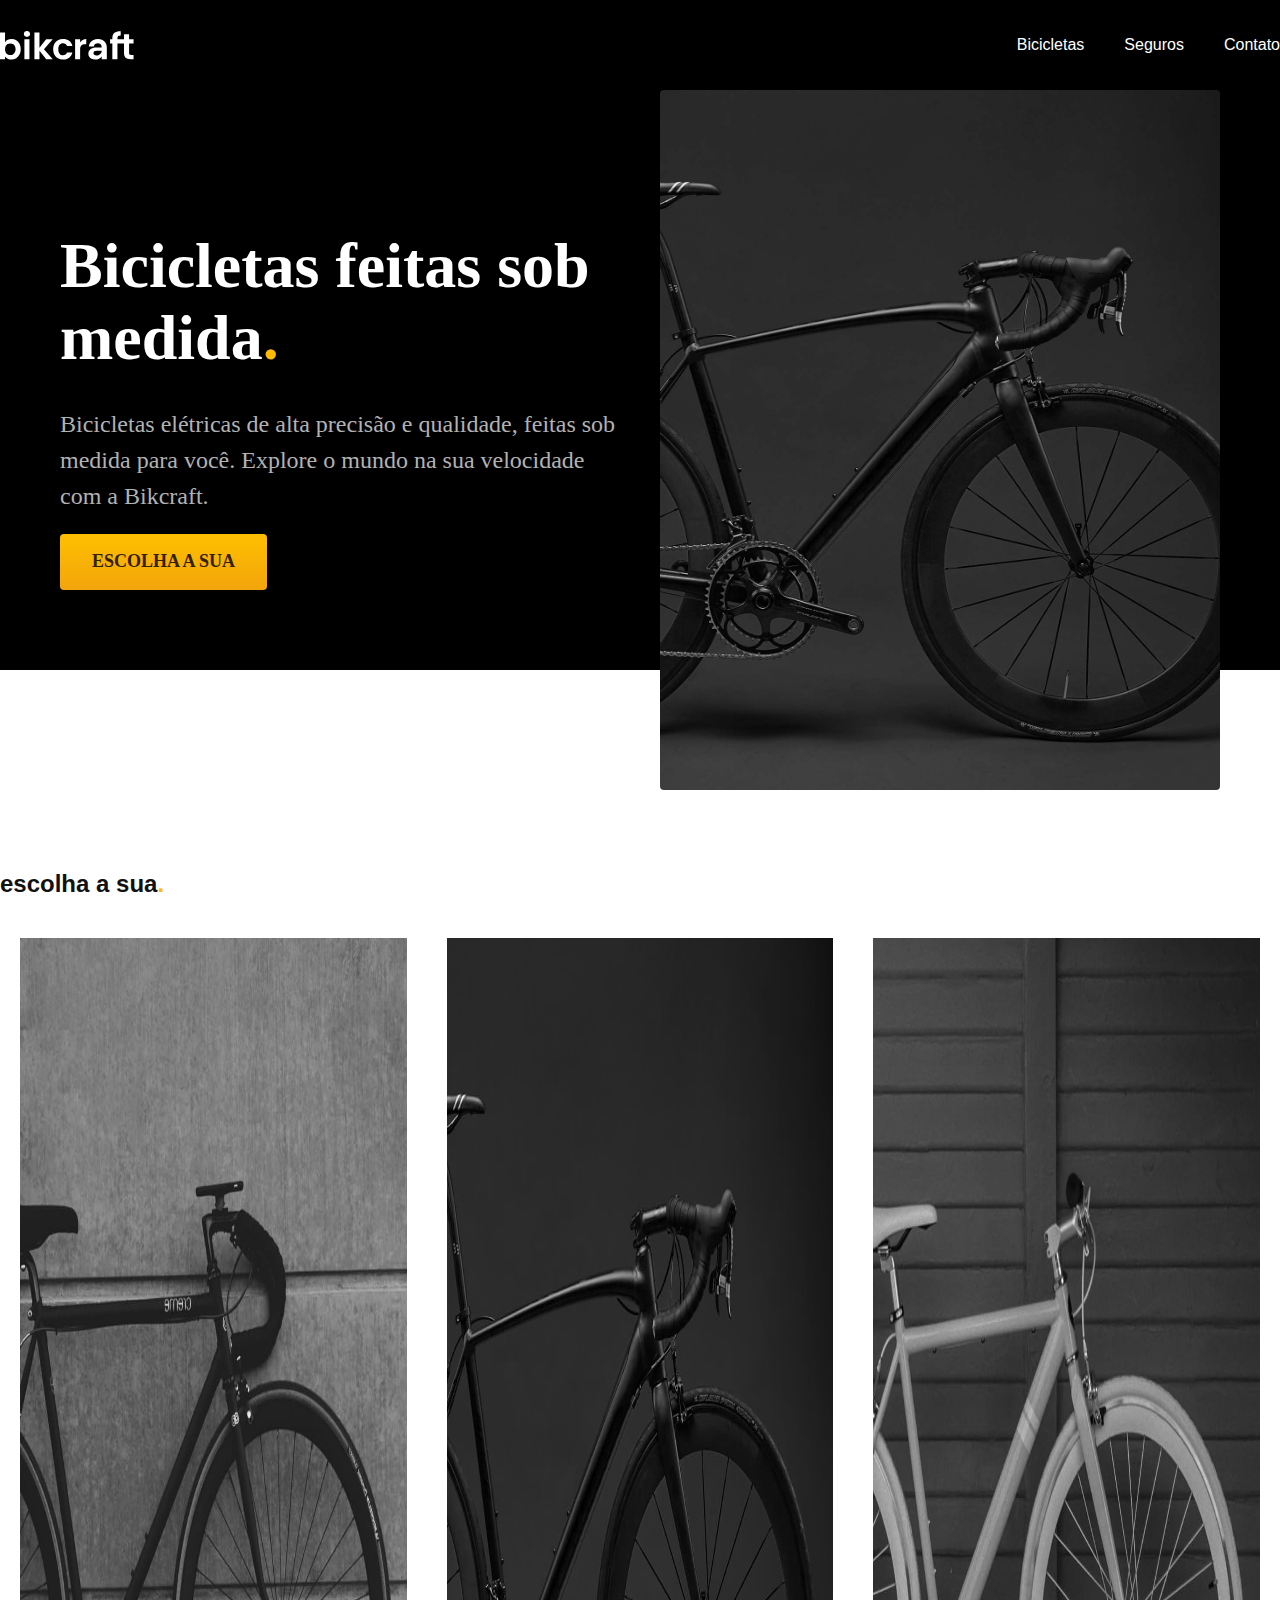
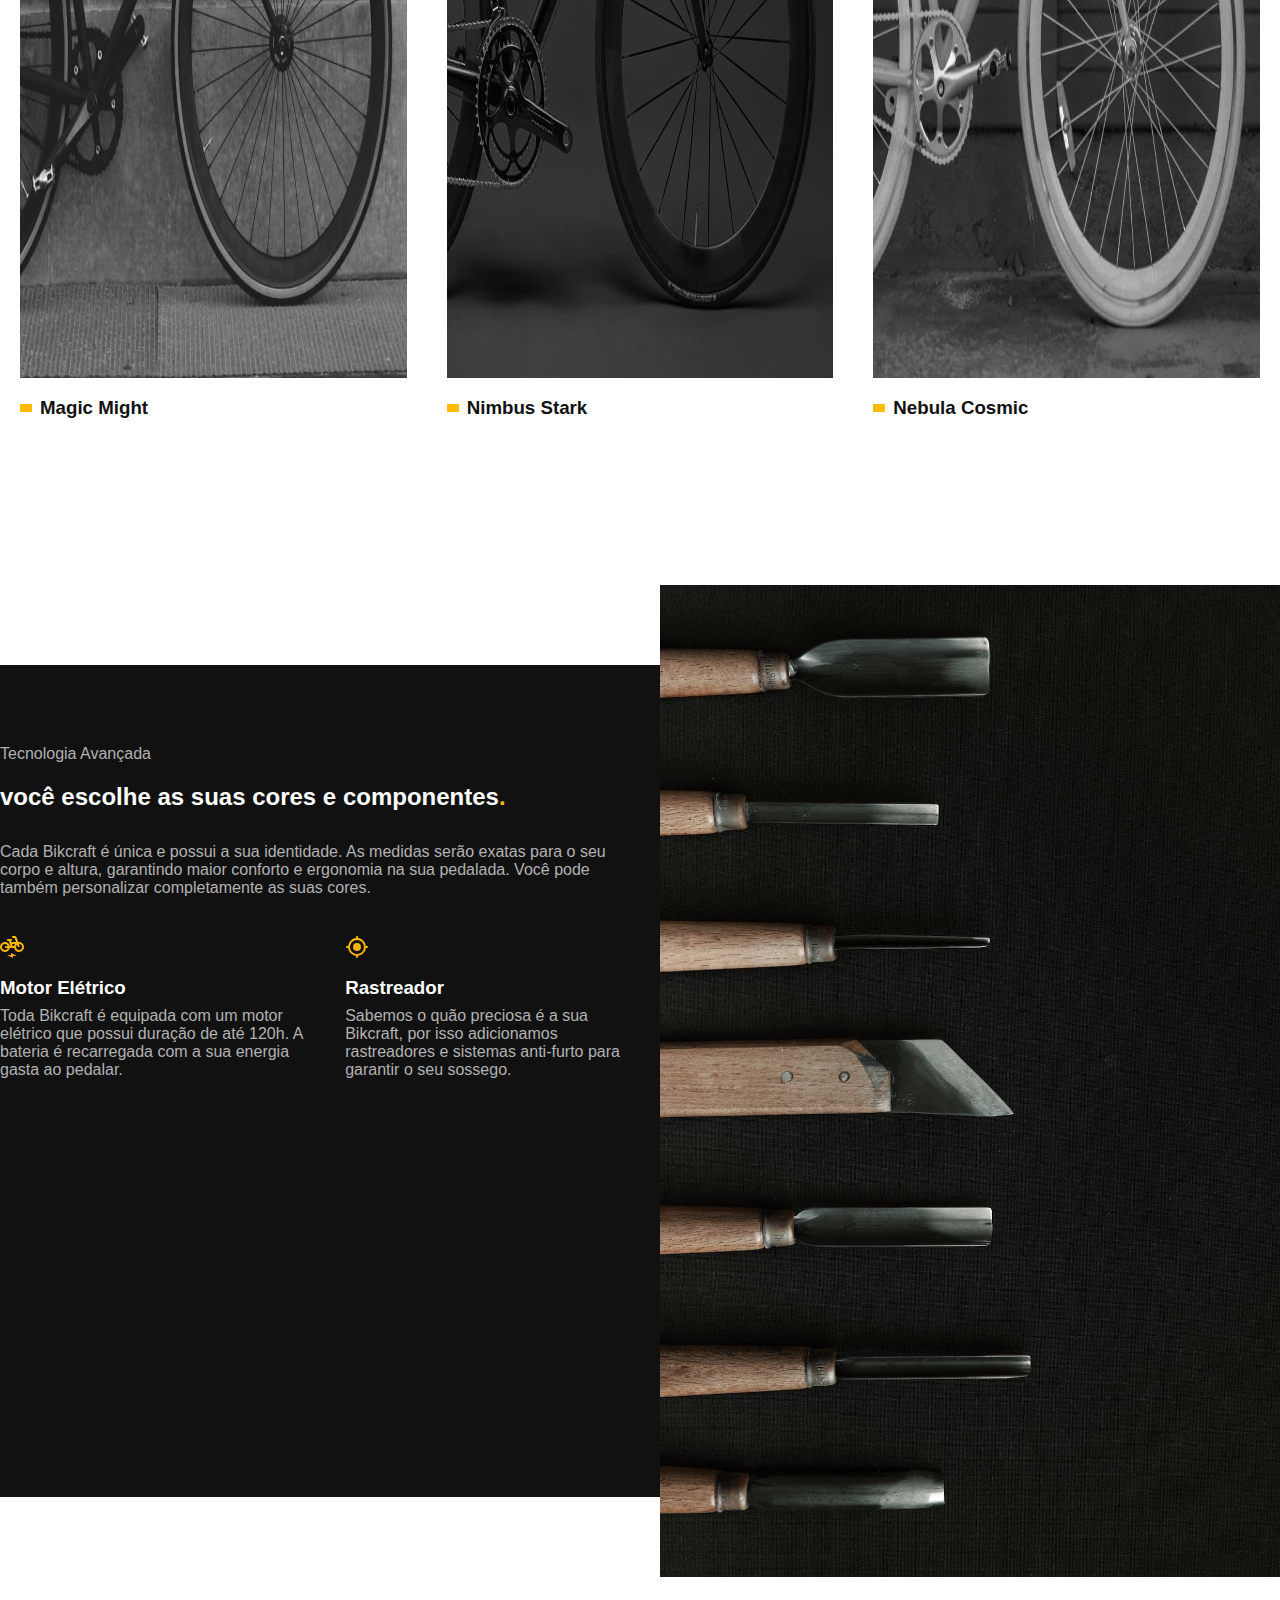
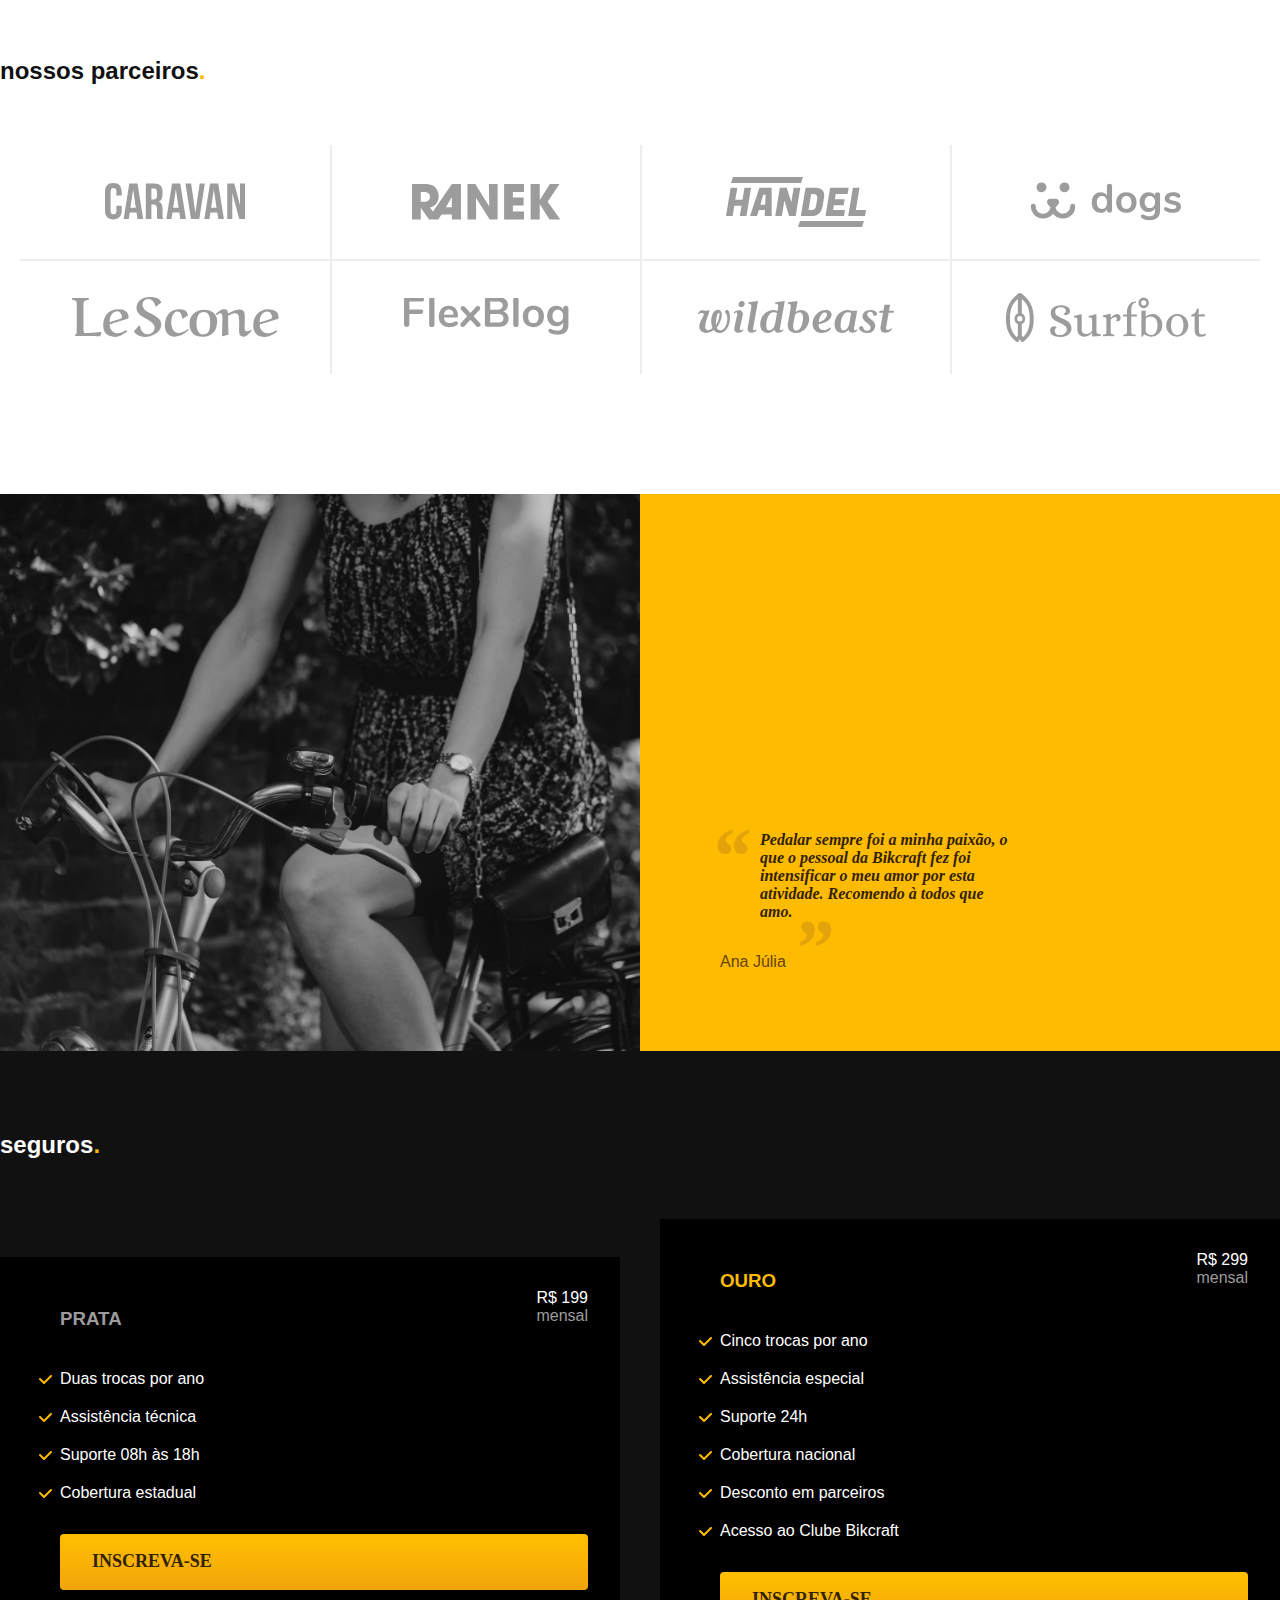
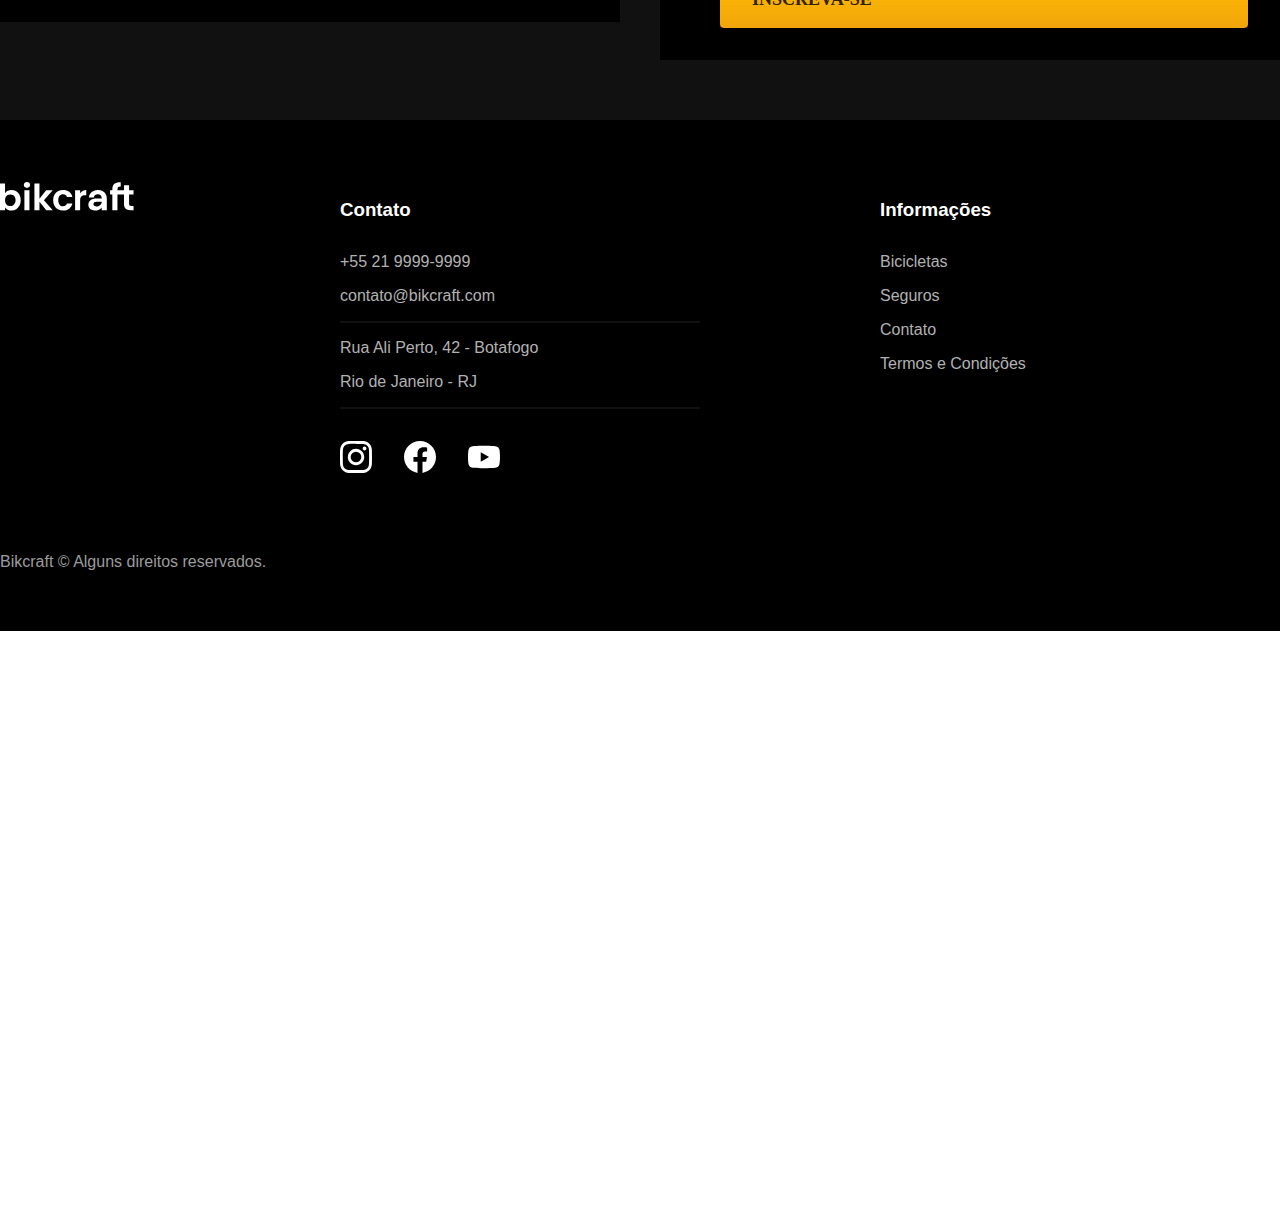
<file: index.html>
<!DOCTYPE html>
<html lang="pt-br">

<head>
  <meta charset="UTF-8">
  <meta name="viewport" content="width=device-width, initial-scale=1.0">

  <title>Bikcraft - Bicicletas Elétricas</title>
  <meta name="description" content="Bicicletas elétricas de alta precisão e qualidade, feitas sob medida para o cliente. Explore o mundo na sua velocidade com a Bikcraft.">

  <link rel="preload" href="./css/style.css" as="style">
  <link rel="stylesheet" href="./css/style.css">
</head>

<body>
  <header class="header-bg">
    <div class="header container">
      <a href="./">
        <img src="./img/bikcraft.svg" width="136" height="32" alt="Bikcraft">
      </a>

      <nav aria-label="primaria">
        <ul class="header-menu font-1-m cor-0">
          <li><a href="./bicicletas.html">Bicicletas</a></li>
          <li><a href="./seguros.html">Seguros</a></li>
          <li><a href="./contato.html">Contato</a></li>
        </ul>
      </nav>
    </div>
  </header>

  <main class="introducao-bg">
    <div class="introducao container">
      <div class="introducao-conteudo">
        <h1 class="font-1-xxl cor-0">Bicicletas feitas sob medida<span class="cor-p1">.</span></h1>
        <p class="font-2-l cor-5">Bicicletas elétricas de alta precisão e qualidade, feitas sob medida para você. Explore o mundo na sua velocidade com a Bikcraft.</p>
        <a class="botao" href="./bicicletas.html">Escolha a sua</a>
      </div>
      <picture>
        <source media="(max-width: 800px)" srcset="./img/bicicletas/nimbus.jpg">
        <img src="./img/fotos/introducao.jpg" width="1280" height="1600" alt="Bicicleta elétrica preta.">
      </picture>
    </div>
  </main>

  <article class="bicicletas-lista">
    <h2 class="container font-1-xxl">escolha a sua<span class="cor-p1">.</span></h2>

    <ul>
      <li>
        <a href="./bicicletas/magic.html">
          <img src="./img/bicicletas/magic-home.jpg" alt="Bicicleta preta" width="920" height="1040">
          <h3 class="font-1-xl">Magic Might</h3>
          <span class="font-2-m cor-8">R$ 2499</span>
        </a>
      </li>
      <li>
        <a href="./bicicletas/nimbus.html">
          <img src="./img/bicicletas/nimbus-home.jpg" alt="Bicicleta preta" width="920" height="1040">
          <h3 class="font-1-xl">Nimbus Stark</h3>
          <span class="font-2-m cor-8">R$ 4999</span>
        </a>
      </li>
      <li>
        <a href="./bicicletas/nebula.html">
          <img src="./img/bicicletas/nebula-home.jpg" alt="Bicicleta preta" width="920" height="1040">
          <h3 class="font-1-xl">Nebula Cosmic</h3>
          <span class="font-2-m cor-8">R$ 3999</span>
        </a>
      </li>
    </ul>
  </article>

  <article class="tecnologia-bg">
    <div class="tecnologia container">
      <div class="tecnologia-conteudo">
        <span class="font-2-l-b cor-5">Tecnologia Avançada</span>
        <h2 class="font-1-xxl cor-0">você escolhe as suas cores e componentes<span class="cor-p1">.</span></h2>
        <p class="font-2-l cor-5">Cada Bikcraft é única e possui a sua identidade. As medidas serão exatas para o seu corpo e altura, garantindo maior conforto e ergonomia na sua pedalada. Você pode também personalizar completamente as suas cores.</p>
        <a class="link" href="./bicicletas.html">Escolha um modelo</a>
        <div class="tecnologia-vantagens">
          <div>
            <img src="./img/icones/eletrica.svg" width="24" height="24" alt="">
            <h3 class="font-1-m cor-0">Motor Elétrico</h3>
            <p class="font-2-s cor-5">Toda Bikcraft é equipada com um motor elétrico que possui duração de até 120h. A bateria é recarregada com a sua energia gasta ao pedalar.</p>
          </div>
          <div>
            <img src="./img/icones/rastreador.svg" width="24" height="24" alt="">
            <h3 class="font-1-m cor-0">Rastreador</h3>
            <p class="font-2-s cor-5">Sabemos o quão preciosa é a sua Bikcraft, por isso adicionamos rastreadores e sistemas anti-furto para garantir o seu sossego.</p>
          </div>
        </div>
      </div>
      <div class="tecnologia-imagem">
        <img src="./img/fotos/tecnologia.jpg" width="1200" height="1920" alt="">
      </div>
    </div>
  </article>

  <section class="parceiros" aria-label="Nossos Parceiros">
    <h2 class="container font-1-xxl">nossos parceiros<span class="cor-p1">.</span></h2>

    <ul>
      <li><img src="./img/parceiros/caravan.svg" alt="Caravan" width="140" height="38"></li>
      <li><img src="./img/parceiros/ranek.svg" alt="Ranek" width="149" height="36"></li>
      <li><img src="./img/parceiros/handel.svg" alt="Handel" width="140" height="50"></li>
      <li><img src="./img/parceiros/dogs.svg" alt="Dogs" width="152" height="39"></li>
      <li><img src="./img/parceiros/lescone.svg" alt="LeScone" width="208" height="41"></li>
      <li><img src="./img/parceiros/flexblog.svg" alt="FlexBlog" width="165" height="38"></li>
      <li><img src="./img/parceiros/wildbeast.svg" alt="Wildbeast" width="196" height="34"></li>
      <li><img src="./img/parceiros/surfbot.svg" alt="Surfbot" width="200" height="49"></li>
    </ul>
  </section>

  <section class="depoimento" aria-label="Depoimento">
    <div>
      <img src="./img/fotos/depoimento.jpg" width="1560" height="1360" alt="Pessoa pedalando uma bicicleta Bikcraft">
    </div>
    <div class="depoimento-conteudo">
      <blockquote class="font-1-xl cor-p5">
        <p>Pedalar sempre foi a minha paixão, o que o pessoal da Bikcraft fez foi intensificar o meu amor por esta atividade. Recomendo à todos que amo.</p>
      </blockquote>
      <span class="font-1-m-b cor-p4">Ana Júlia</span>
    </div>
  </section>

  <article class="seguros-bg">
    <div class="seguros container">
      <h2 class="font-1-xxl cor-0">seguros<span class="cor-p1">.</span></h2>
      <div class="seguros-item">
        <h3 class="font-1-xl cor-6">PRATA</h3>
        <span class="font-1-xl cor-0">R$ 199 <span class="font-1-xs cor-6">mensal</span></span>
        <ul class="font-2-m cor-0">
          <li>Duas trocas por ano</li>
          <li>Assistência técnica</li>
          <li>Suporte 08h às 18h</li>
          <li>Cobertura estadual</li>
        </ul>
        <a class="botao secundario" href="./orcamento.html">Inscreva-se</a>
      </div>

      <div class="seguros-item">
        <h3 class="font-1-xl cor-p1">OURO</h3>
        <span class="font-1-xl cor-0">R$ 299 <span class="font-1-xs cor-6">mensal</span></span>
        <ul class="font-2-m cor-0">
          <li>Cinco trocas por ano</li>
          <li>Assistência especial</li>
          <li>Suporte 24h</li>
          <li>Cobertura nacional</li>
          <li>Desconto em parceiros</li>
          <li>Acesso ao Clube Bikcraft</li>
        </ul>
        <a class="botao" href="./orcamento.html">Inscreva-se</a>
      </div>
    </div>
  </article>

  <footer class="footer-bg">
    <div class="footer container">
      <img src="./img/bikcraft.svg" width="136" height="32" alt="Bikcraft">
      <div class="footer-contato">
        <h3 class="font-2-l-b cor-0">Contato</h3>
        <ul class="font-2-m cor-5">
          <li><a href="tel:+552199999999">+55 21 9999-9999</a></li>
          <li><a href="mailto:contato@bikcraft.com">contato@bikcraft.com</a></li>
          <li>Rua Ali Perto, 42 - Botafogo</li>
          <li>Rio de Janeiro - RJ</li>
        </ul>
        <div class="footer-redes">
          <a href="./">
            <img src="./img/redes/instagram.svg" width="32" height="32" alt="Instagram">
          </a>
          <a href="./">
            <img src="./img/redes/facebook.svg" width="32" height="32" alt="Facebook">
          </a>
          <a href="./">
            <img src="./img/redes/youtube.svg" width="32" height="32" alt="Youtube">
          </a>
        </div>
      </div>
      <div class="footer-informacoes">
        <h3 class="font-2-l-b cor-0">Informações</h3>
        <nav>
          <ul class="font-1-m cor-5">
            <li><a href="./bicicletas.html">Bicicletas</a></li>
            <li><a href="./seguros.html">Seguros</a></li>
            <li><a href="./contato.html">Contato</a></li>
            <li><a href="./termos.html">Termos e Condições</a></li>
          </ul>
        </nav>
      </div>
      <p class="footer-copy font-2-m cor-6">Bikcraft © Alguns direitos reservados.</p>
    </div>
  </footer>
</body>

</html>
</file>
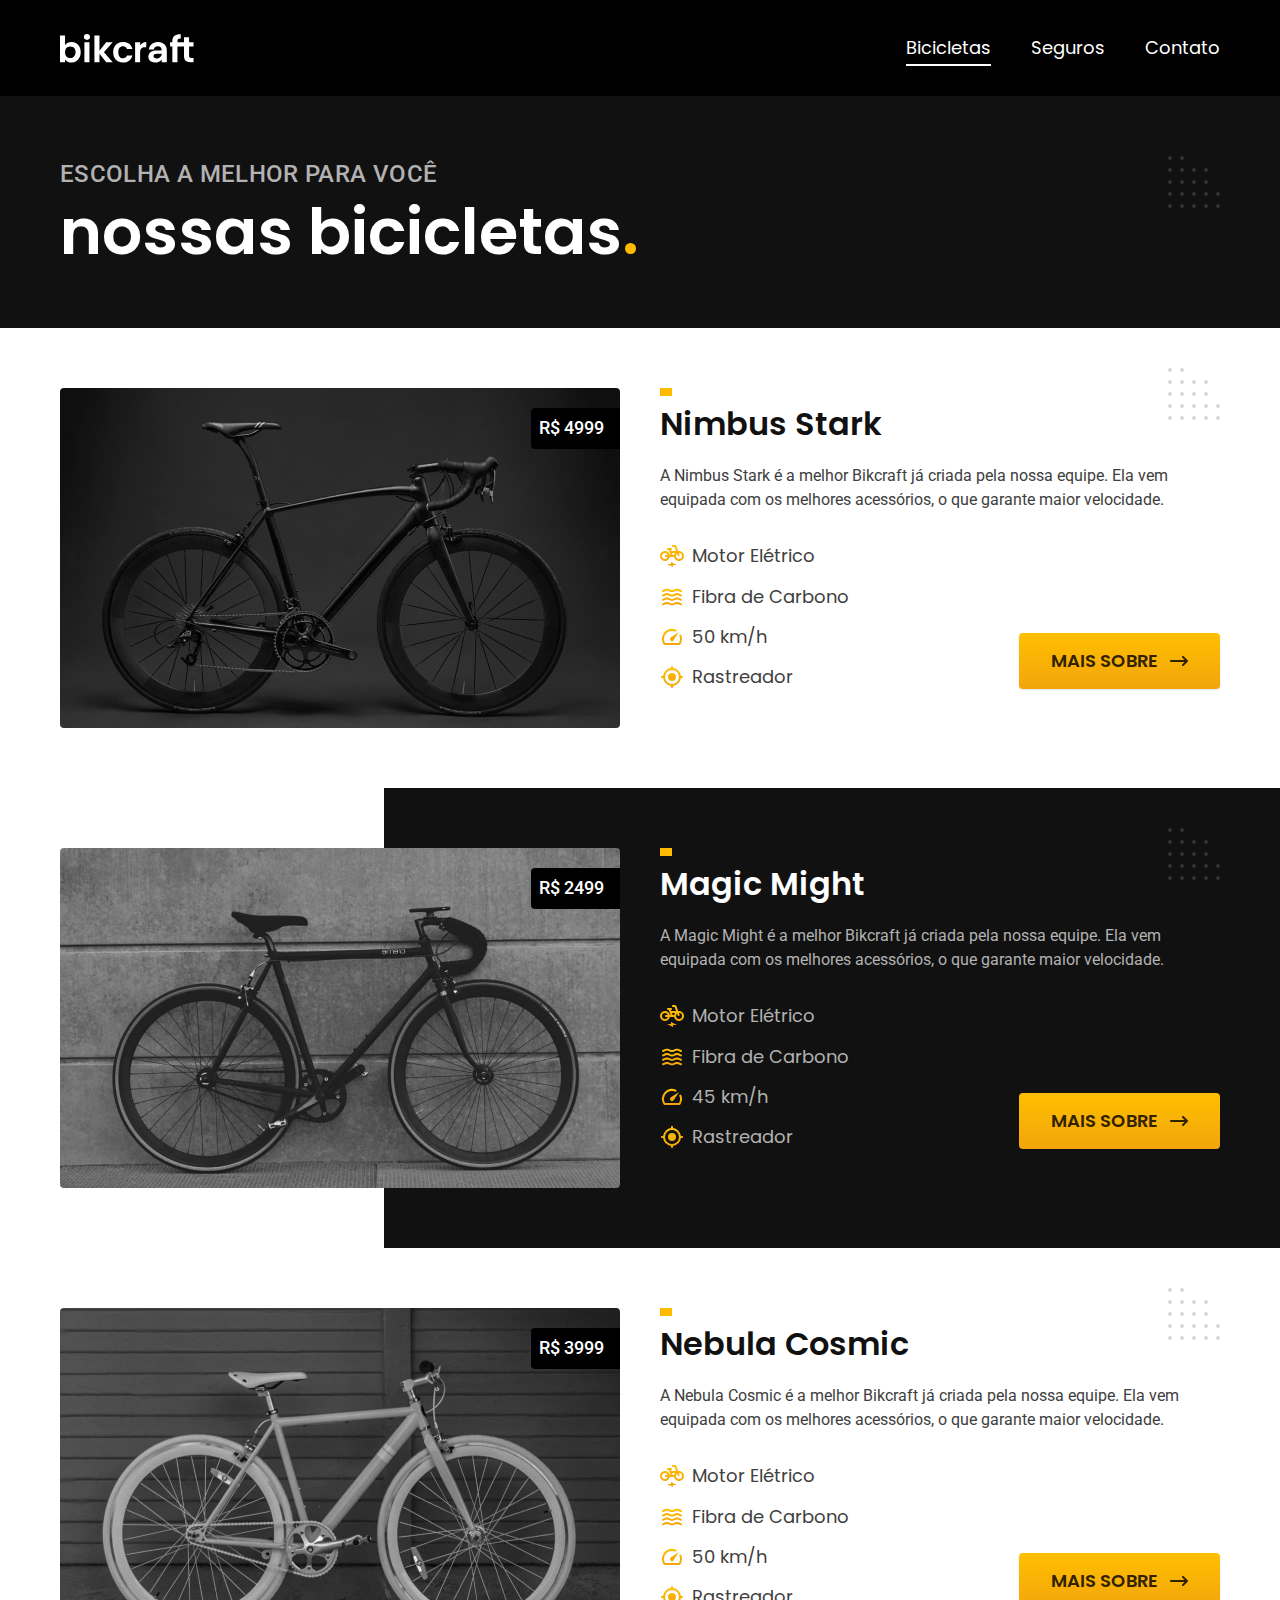
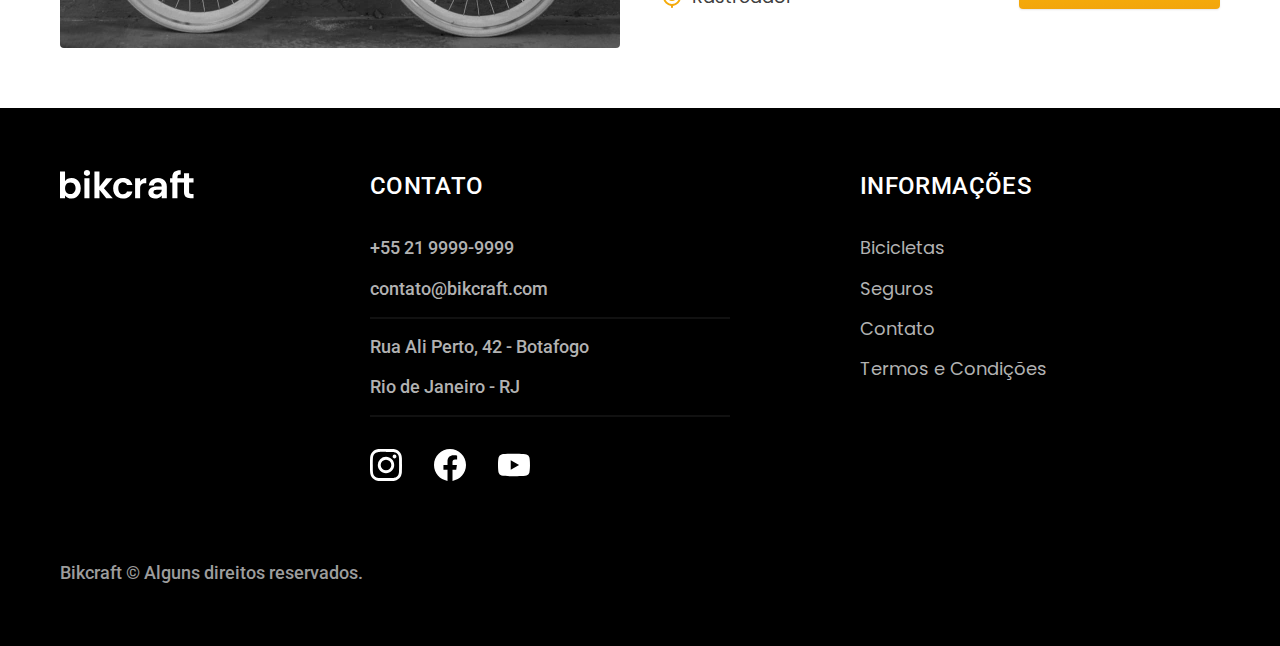
<file: bicicletas.html>
<!DOCTYPE html>
<html lang="pt-br">

<head>
  <meta charset="UTF-8">
  <meta name="viewport" content="width=device-width, initial-scale=1.0">

  <title>Bicicletas | Bikcraft</title>
  <meta name="description" content="Bicicletas">

  <link rel="icon" href="./favicon.svg" type="image/svg+xml">

  <link rel="preload" href="./css/style.min.css
" as="style">
  <link rel="stylesheet" href="./css/style.min.css
">
  <script>document.documentElement.classList.add("js");</script>
</head>

<body id="bicicletas">
  <header class="header-bg">
    <div class="header container">
      <a href="./">
        <img src="./img/bikcraft.svg" alt="Bikcraft">
      </a>

      <link rel="preconnect" href="https://fonts.googleapis.com">
      <link rel="preconnect" href="https://fonts.gstatic.com" crossorigin>
      <link href="https://fonts.googleapis.com/css2?family=Merriweather:ital,wght@1,900&family=Poppins:wght@400;600&family=Roboto:wght@400;500&display=swap" rel="stylesheet">

      <nav aria-label="primaria">
        <ul class="header-menu font-1-m cor-0">
          <li><a href="./bicicletas.html">Bicicletas</a></li>
          <li><a href="./seguros.html">Seguros</a></li>
          <li><a href="./contato.html">Contato</a></li>
        </ul>
      </nav>
    </div>
  </header>

  <main>
    <div class="titulo-bg">
      <div class="titulo container">
        <p class="font-2-l-b cor-5">Escolha a melhor para você</p>
        <h1 class="font-1-xxl cor-0">nossas bicicletas<span class="cor-p1">.</span></h1>
      </div>
    </div>

    <div class="bicicletas container">
      <div class="bicicletas-imagem">
        <img src="./img/bicicletas/nimbus.jpg" width="1120" height="680" alt="Bicicleta preta">
        <span class="font-2-m cor-0">R$ 4999</span>
      </div>
      <div class="bicicletas-conteudo">
        <h2 class="font-1-xl">Nimbus Stark</h2>
        <p class="font-2-s cor-9">A Nimbus Stark é a melhor Bikcraft já criada pela nossa equipe. Ela vem equipada com os melhores acessórios, o que garante maior velocidade.</p>
        <ul class="font-1-m cor-9">
          <li>
            <img src="./img/icones/eletrica.svg" width="32" height="32" alt="">
            Motor Elétrico
          </li>
          <li>
            <img src="./img/icones/carbono.svg" width="32" height="32" alt="">
            Fibra de Carbono
          </li>
          <li>
            <img src="./img/icones/velocidade.svg" width="32" height="32" alt="">
            50 km/h
          </li>
          <li>
            <img src="./img/icones/rastreador.svg" width="32" height="32" alt="">
            Rastreador
          </li>
        </ul>
        <a class="botao seta" href="./bicicletas/nimbus.html">Mais Sobre</a>
      </div>
    </div>

    <div class="bicicletas-bg">
      <div class="bicicletas container">
        <div class="bicicletas-imagem">
          <img src="./img/bicicletas/magic.jpg" width="1120" height="680" alt="Bicicleta preta">
          <span class="font-2-m cor-0">R$ 2499</span>
        </div>
        <div class="bicicletas-conteudo">
          <h2 class="font-1-xl cor-0">Magic Might</h2>
          <p class="font-2-s cor-5">A Magic Might é a melhor Bikcraft já criada pela nossa equipe. Ela vem equipada com os melhores acessórios, o que garante maior velocidade.</p>
          <ul class="font-1-m cor-5">
            <li>
              <img src="./img/icones/eletrica.svg" width="32" height="32" alt="">
              Motor Elétrico
            </li>
            <li>
              <img src="./img/icones/carbono.svg" width="32" height="32" alt="">
              Fibra de Carbono
            </li>
            <li>
              <img src="./img/icones/velocidade.svg" width="32" height="32" alt="">
              45 km/h
            </li>
            <li>
              <img src="./img/icones/rastreador.svg" width="32" height="32" alt="">
              Rastreador
            </li>
          </ul>
          <a class="botao seta" href="./bicicletas/magic.html">Mais Sobre</a>
        </div>
      </div>
    </div>

    <div class="bicicletas container">
      <div class="bicicletas-imagem">
        <img src="./img/bicicletas/nebula.jpg" width="1120" height="680" alt="Bicicleta preta">
        <span class="font-2-m cor-0">R$ 3999</span>
      </div>
      <div class="bicicletas-conteudo">
        <h2 class="font-1-xl">Nebula Cosmic</h2>
        <p class="font-2-s cor-9">A Nebula Cosmic é a melhor Bikcraft já criada pela nossa equipe. Ela vem equipada com os melhores acessórios, o que garante maior velocidade.</p>
        <ul class="font-1-m cor-9">
          <li>
            <img src="./img/icones/eletrica.svg" width="32" height="32" alt="">
            Motor Elétrico
          </li>
          <li>
            <img src="./img/icones/carbono.svg" width="32" height="32" alt="">
            Fibra de Carbono
          </li>
          <li>
            <img src="./img/icones/velocidade.svg" width="32" height="32" alt="">
            50 km/h
          </li>
          <li>
            <img src="./img/icones/rastreador.svg" width="32" height="32" alt="">
            Rastreador
          </li>
        </ul>
        <a class="botao seta" href="./bicicletas/nebula.html">Mais Sobre</a>
      </div>
    </div>

  </main>

  <footer class="footer-bg">
    <div class="footer container">
      <img src="./img/bikcraft.svg" width="136" height="32" alt="Bikcraft">
      <div class="footer-contato">
        <h3 class="font-2-l-b cor-0">Contato</h3>
        <ul class="font-2-m cor-5">
          <li><a href="tel:+552199999999">+55 21 9999-9999</a></li>
          <li><a href="mailto:contato@bikcraft.com">contato@bikcraft.com</a></li>
          <li>Rua Ali Perto, 42 - Botafogo</li>
          <li>Rio de Janeiro - RJ</li>
        </ul>
        <div class="footer-redes">
          <a href="./">
            <img src="./img/redes/instagram.svg" width="32" height="32" alt="Instagram">
          </a>
          <a href="./">
            <img src="./img/redes/facebook.svg" width="32" height="32" alt="Facebook">
          </a>
          <a href="./">
            <img src="./img/redes/youtube.svg" width="32" height="32" alt="Youtube">
          </a>
        </div>
      </div>
      <div class="footer-informacoes">
        <h3 class="font-2-l-b cor-0">Informações</h3>
        <nav>
          <ul class="font-1-m cor-5">
            <li><a href="./bicicletas.html">Bicicletas</a></li>
            <li><a href="./seguros.html">Seguros</a></li>
            <li><a href="./contato.html">Contato</a></li>
            <li><a href="./termos.html">Termos e Condições</a></li>
          </ul>
        </nav>
      </div>
      <p class="footer-copy font-2-m cor-6">Bikcraft © Alguns direitos reservados.</p>
    </div>
  </footer>
  <script src="./js/script.js"></script>
</body>

</html>
</file>
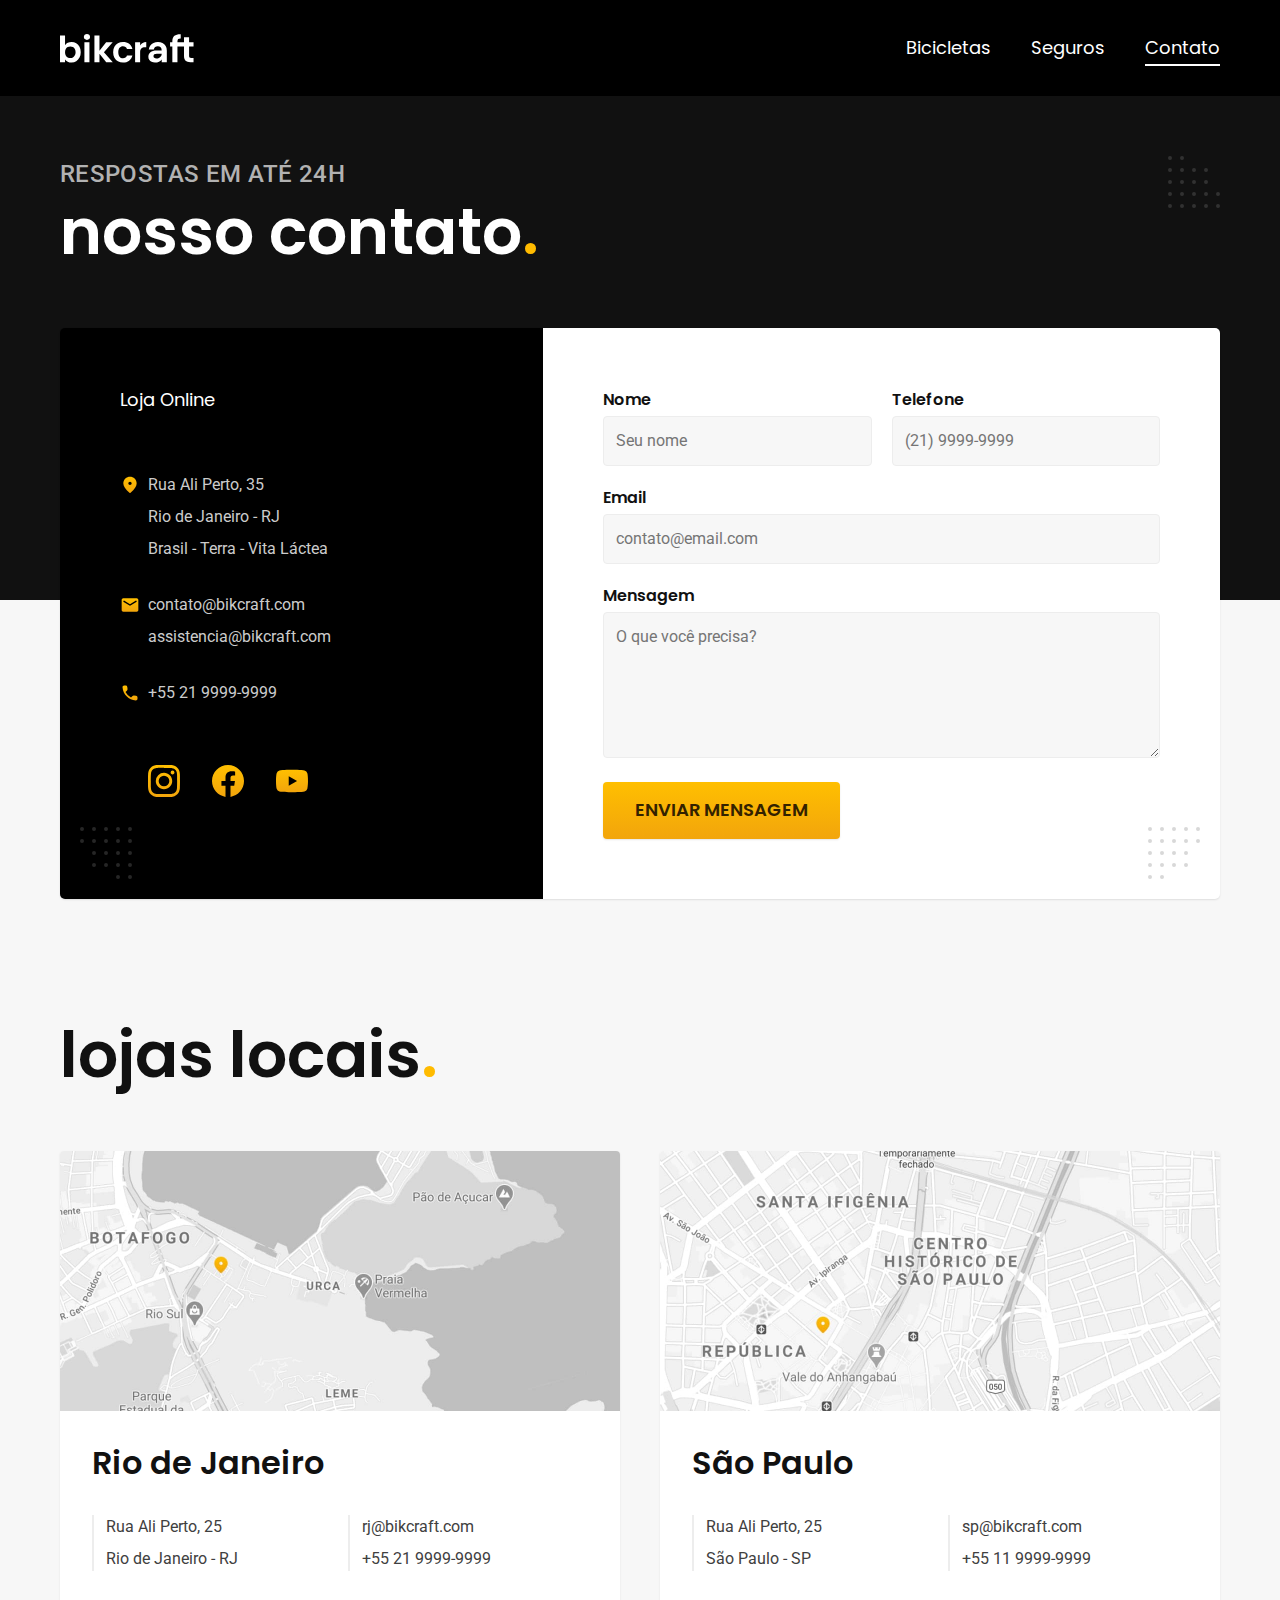
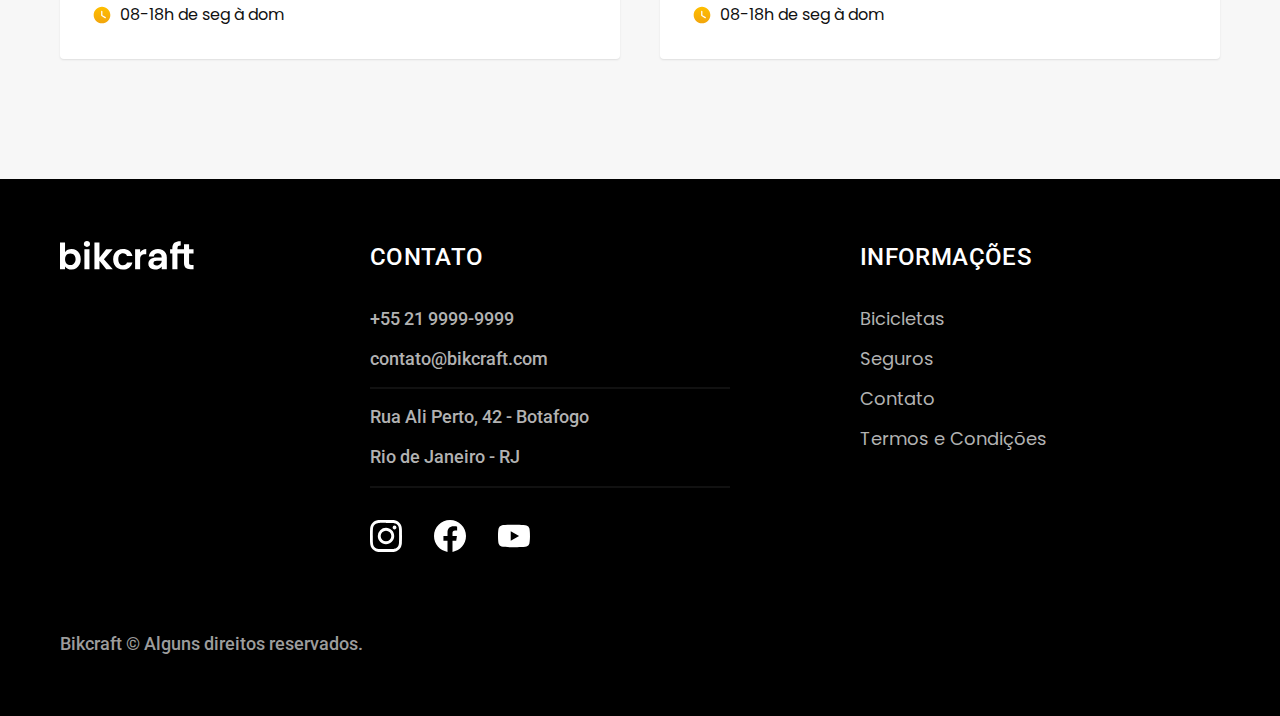
<file: contato.html>
<!DOCTYPE html>
<html lang="pt-br">

<head>
  <meta charset="UTF-8">
  <meta name="viewport" content="width=device-width, initial-scale=1.0">

  <title>Contato | Bikcraft</title>
  <meta name="description" content="Contato.">

  <link rel="icon" href="./favicon.svg" type="image/svg+xml">

  <link rel="preload" href="./css/style.min.css
" as="style">
  <link rel="stylesheet" href="./css/style.min.css
">
  <script>document.documentElement.classList.add("js");</script>
</head>

<body id="contato">
  <header class="header-bg">
    <div class="header container">
      <a href="./">
        <img src="./img/bikcraft.svg" width="136" height="32" alt="Bikcraft">
      </a>

      <link rel="preconnect" href="https://fonts.googleapis.com">
      <link rel="preconnect" href="https://fonts.gstatic.com" crossorigin>
      <link href="https://fonts.googleapis.com/css2?family=Merriweather:ital,wght@1,900&family=Poppins:wght@400;600&family=Roboto:wght@400;500&display=swap" rel="stylesheet">

      <nav aria-label="primaria">
        <ul class="header-menu font-1-m cor-0">
          <li><a href="./bicicletas.html">Bicicletas</a></li>
          <li><a href="./seguros.html">Seguros</a></li>
          <li><a href="./contato.html">Contato</a></li>
        </ul>
      </nav>
    </div>
  </header>

  <main>
    <div class="titulo-bg">
      <div class="titulo container">
        <p class="font-2-l-b cor-5">Respostas em até 24h</p>
        <h1 class="font-1-xxl cor-0">nosso contato<span class="cor-p1">.</span></h1>
      </div>
    </div>

    <div class="contato container">
      <section class="contato-dados" aria-label="Endereço">
        <h2 class="font-1-m cor-0">Loja Online</h2>
        <div class="contato-endereco font-2-s cor-4">
          <p>Rua Ali Perto, 35</p>
          <p>Rio de Janeiro - RJ</p>
          <p>Brasil - Terra - Vita Láctea</p>
        </div>
        <address class="contato-meios font-2-s cor-4">
          <a href="mailto:contato@bikcraft.com">contato@bikcraft.com</a>
          <a href="mailto:assistencia@bikcraft.com">assistencia@bikcraft.com</a>
          <a href="tel:+552199999999">+55 21 9999-9999</a>
        </address>
        <div class="contato-redes">
          <a href="./">
            <img src="./img/redes/instagram-p.svg" width="32" height="32" alt="Instagram">
          </a>
          <a href="./">
            <img src="./img/redes/facebook-p.svg" width="32" height="32" alt="Facebook">
          </a>
          <a href="./">
            <img src="./img/redes/youtube-p.svg" width="32" height="32" alt="Youtube">
          </a>
        </div>
      </section>
      <section class="contato-formulario" aria-label="Formulário">
        <form class="form" action="./contato.html">
          <div>
            <label for="nome">Nome</label>
            <input type="text" id="nome" name="nome" placeholder="Seu nome">
          </div>
          <div>
            <label for="telefone">Telefone</label>
            <input type="text" id="telefone" name="telefone" placeholder="(21) 9999-9999">
          </div>
          <div class="col-2">
            <label for="email">Email</label>
            <input type="email" id="email" name="email" placeholder="contato@email.com">
          </div>
          <div class="col-2">
            <label for="mensagem">Mensagem</label>
            <textarea rows="5" id="mensagem" name="mensagem" placeholder="O que você precisa?"></textarea>
          </div>
          <button class="botao col-2">Enviar Mensagem</button>
        </form>
      </section>
    </div>
  </main>

  <article class="lojas container">
    <h2 class="font-1-xxl">lojas locais<span class="cor-p1">.</span></h2>
    <div class="lojas-item">
      <img src="./img/lojas/rj.jpg" width="1120" height="520" alt="mapa marcando o endereço em Rua Ali Perto, 25 - Rio de Janeiro - RJ">
      <div class="lojas-conteudo">
        <h3 class="font-1-xl">Rio de Janeiro</h3>
        <div class="lojas-dados font-2-s cor-9">
          <p>Rua Ali Perto, 25</p>
          <p>Rio de Janeiro - RJ</p>
        </div>
        <div class="lojas-dados font-2-s cor-9">
          <a href="mailto:rj@bikcraft.com">rj@bikcraft.com</a>
          <a href="tel:+552199999999">+55 21 9999-9999</a>
        </div>
        <p class="lojas-tempo font-1-s"><img src="./img/icones/horario.svg" width="20" height="20" alt="">08-18h de seg à dom</p>
      </div>
    </div>

    <div class="lojas-item">
      <img src="./img/lojas/sp.jpg" width="1120" height="520" alt="mapa marcando o endereço em Rua Ali Perto, 25 - São Paulo - SP">
      <div class="lojas-conteudo">
        <h3 class="font-1-xl">São Paulo</h3>
        <div class="lojas-dados font-2-s cor-9">
          <p>Rua Ali Perto, 25</p>
          <p>São Paulo - SP</p>
        </div>
        <div class="lojas-dados font-2-s cor-9">
          <a href="mailto:sp@bikcraft.com">sp@bikcraft.com</a>
          <a href="tel:+551199999999">+55 11 9999-9999</a>
        </div>
        <p class="lojas-tempo font-1-s"><img src="./img/icones/horario.svg" width="20" height="20" alt="">08-18h de seg à dom</p>
      </div>
    </div>
  </article>

  <footer class="footer-bg">
    <div class="footer container">
      <img src="./img/bikcraft.svg" width="136" height="32" alt="Bikcraft">
      <div class="footer-contato">
        <h3 class="font-2-l-b cor-0">Contato</h3>
        <ul class="font-2-m cor-5">
          <li><a href="tel:+552199999999">+55 21 9999-9999</a></li>
          <li><a href="mailto:contato@bikcraft.com">contato@bikcraft.com</a></li>
          <li>Rua Ali Perto, 42 - Botafogo</li>
          <li>Rio de Janeiro - RJ</li>
        </ul>
        <div class="footer-redes">
          <a href="./">
            <img src="./img/redes/instagram.svg" width="32" height="32" alt="Instagram">
          </a>
          <a href="./">
            <img src="./img/redes/facebook.svg" width="32" height="32" alt="Facebook">
          </a>
          <a href="./">
            <img src="./img/redes/youtube.svg" width="32" height="32" alt="Youtube">
          </a>
        </div>
      </div>
      <div class="footer-informacoes">
        <h3 class="font-2-l-b cor-0">Informações</h3>
        <nav>
          <ul class="font-1-m cor-5">
            <li><a href="./bicicletas.html">Bicicletas</a></li>
            <li><a href="./seguros.html">Seguros</a></li>
            <li><a href="./contato.html">Contato</a></li>
            <li><a href="./termos.html">Termos e Condições</a></li>
          </ul>
        </nav>
      </div>
      <p class="footer-copy font-2-m cor-6">Bikcraft © Alguns direitos reservados.</p>
    </div>
  </footer>
  <script src="./js/script.js"></script>
</body>

</html>
</file>
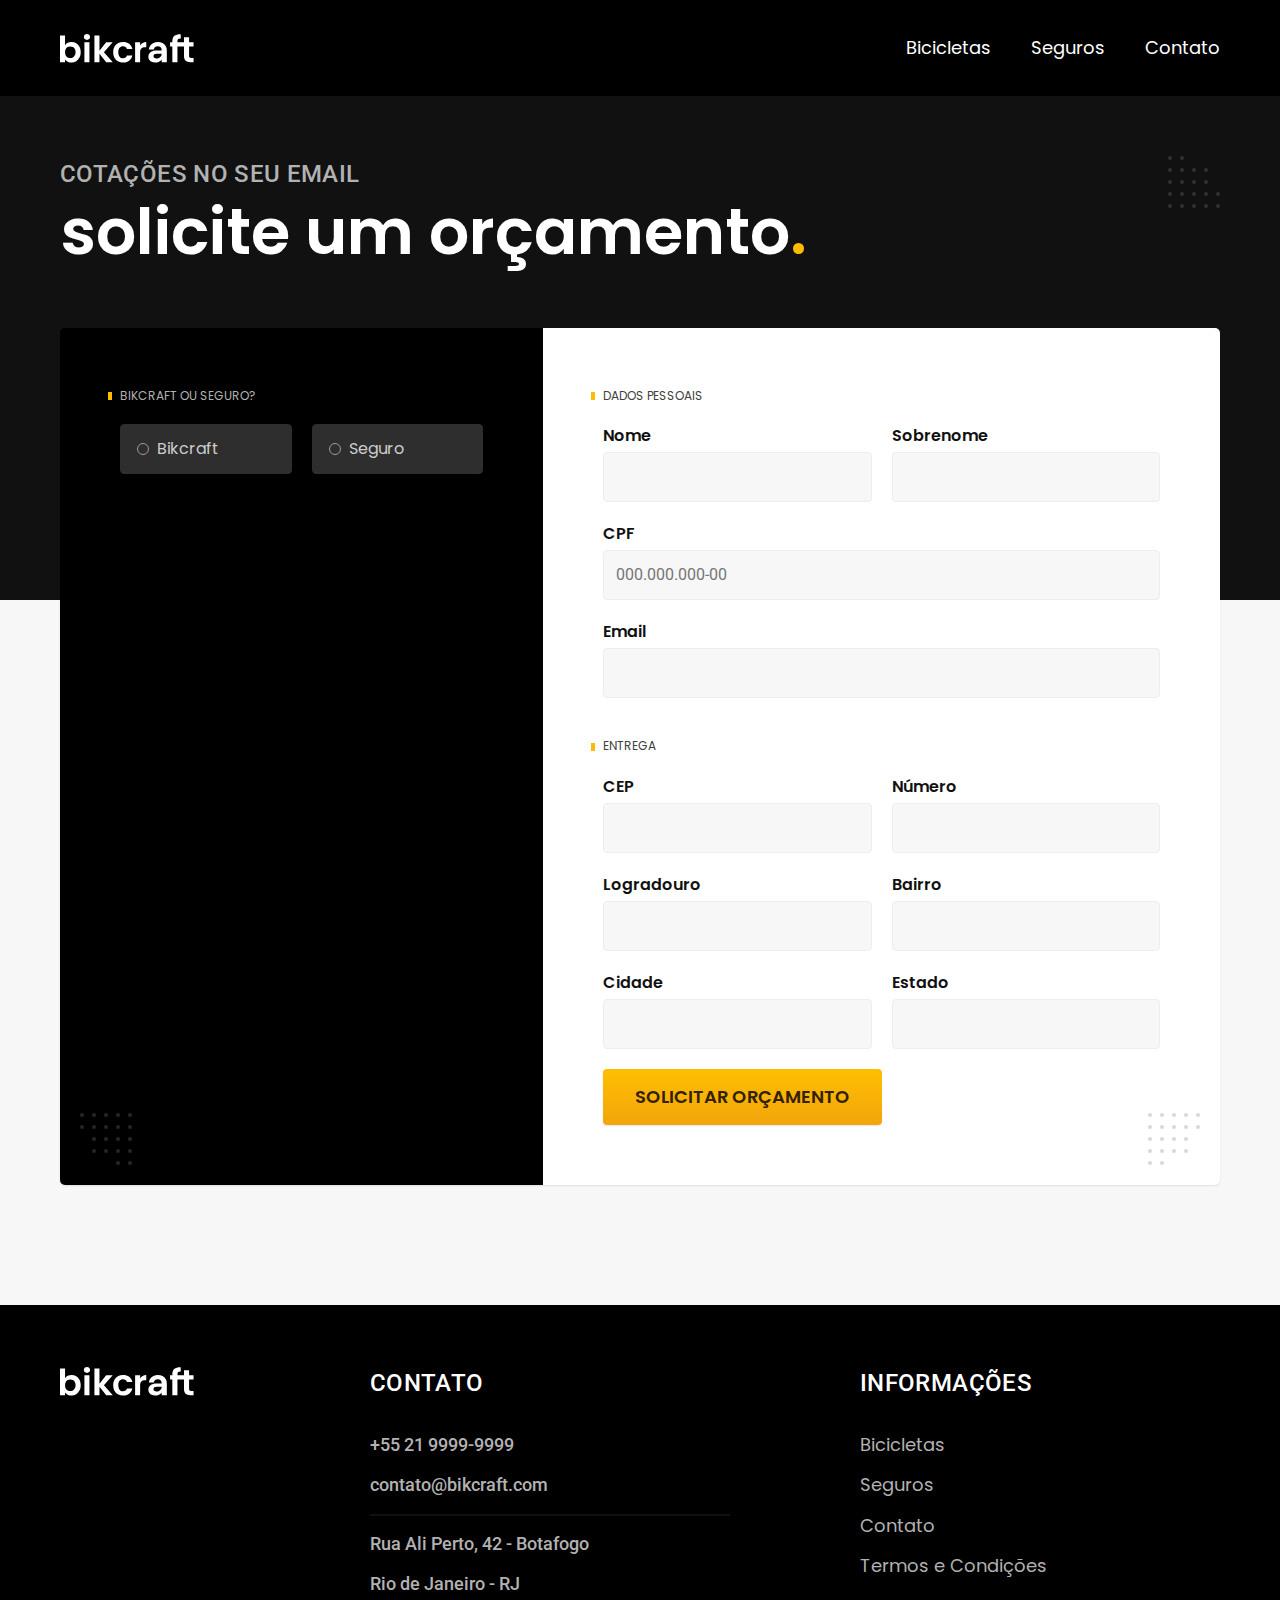
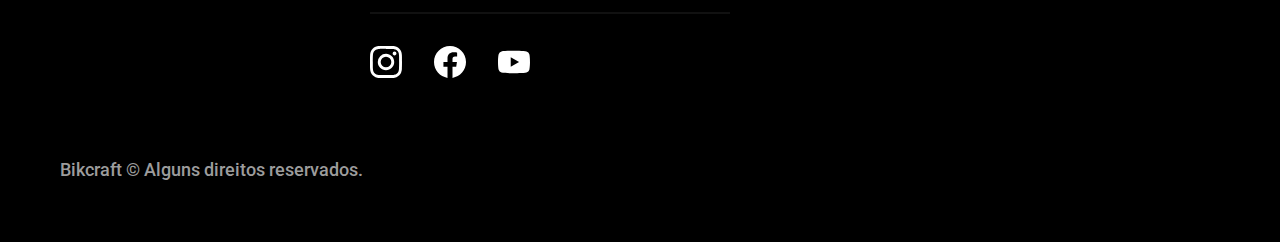
<file: orcamento.html>
<!DOCTYPE html>
<html lang="pt-br">

<head>
  <meta charset="UTF-8">
  <meta name="viewport" content="width=device-width, initial-scale=1.0">

  <title>Orçamento | Bikcraft</title>
  <meta name="description" content="Orçamento.">

  <link rel="icon" href="./favicon.svg" type="image/svg+xml">

  <link rel="preload" href="./css/style.min.css
" as="style">
  <link rel="stylesheet" href="./css/style.min.css
">
  <script>document.documentElement.classList.add("js");</script>
</head>

<body id="orcamento">
  <header class="header-bg">
    <div class="header container">
      <a href="./">
        <img src="./img/bikcraft.svg" width="136" height="32" alt="Bikcraft">
      </a>

      <link href="https://fonts.googleapis.com/css2?family=Merriweather:ital,wght@1,900&family=Poppins:wght@400;600&family=Roboto:wght@400;500&display=swap" rel="stylesheet">


      <nav aria-label="primaria">
        <ul class="header-menu font-1-m cor-0">
          <li><a href="./bicicletas.html">Bicicletas</a></li>
          <li><a href="./seguros.html">Seguros</a></li>
          <li><a href="./contato.html">Contato</a></li>
        </ul>
      </nav>
    </div>
  </header>

  <main>
    <div class="titulo-bg">
      <div class="titulo container">
        <p class="font-2-l-b cor-5">Cotações no seu email</p>
        <h1 class="font-1-xxl cor-0">solicite um orçamento<span class="cor-p1">.</span></h1>
      </div>
    </div>

    <form class="orcamento container" action="./orcamento.html">
      <div class="orcamento-produto">
        <h2 class="font-1-xs cor-5">Bikcraft ou Seguro?</h2>

        <input type="radio" name="tipo" value="bikcraft" id="bikcraft">
        <label for="bikcraft">Bikcraft</label>

        <input type="radio" name="tipo" value="seguro" id="seguro">
        <label for="seguro">Seguro</label>

        <div class="orcamento-conteudo" id="orcamento-bikcraft">
          <h2 class="font-1-xs cor-5">Escolha a sua</h2>

          <input type="radio" name="produto" value="nimbus" id="nimbus">
          <label for="nimbus">Nimbus Stark <span>R$ 4999</span></label>
          <div class="orcamento-detalhes">
            <ul class="font-1-xs cor-9">
              <li><img src="./img/icones/eletrica.svg" width="32" height="32" alt=""> Motor Elétrico</li>
              <li><img src="./img/icones/carbono.svg" width="32" height="32" alt=""> Fibra de Carbono</li>
              <li><img src="./img/icones/velocidade.svg" width="32" height="32" alt=""> 50 km/h</li>
              <li><img src="./img/icones/rastreador.svg" width="32" height="32" alt=""> Rastreador</li>
            </ul>
            <img src="./img/bicicletas/nimbus.jpg" width="1120" height="680" alt="Bicicleta preta">
          </div>

          <input type="radio" name="produto" value="magic" id="magic">
          <label for="magic">Magic Might <span>R$ 2499</span></label>
          <div class="orcamento-detalhes">
            <ul class="font-1-xs cor-9">
              <li><img src="./img/icones/eletrica.svg" width="32" height="32" alt=""> Motor Elétrico</li>
              <li><img src="./img/icones/carbono.svg" width="32" height="32" alt=""> Fibra de Carbono</li>
              <li><img src="./img/icones/velocidade.svg" width="32" height="32" alt=""> 45 km/h</li>
              <li><img src="./img/icones/rastreador.svg" width="32" height="32" alt=""> Rastreador</li>
            </ul>
            <img src="./img/bicicletas/magic.jpg" width="1120" height="680" alt="Bicicleta preta">
          </div>

          <input type="radio" name="produto" value="nebula" id="nebula">
          <label for="nebula">Nebula Cosmic <span>R$ 3999</span></label>
          <div class="orcamento-detalhes">
            <ul class="font-1-xs cor-9">
              <li><img src="./img/icones/eletrica.svg" width="32" height="32" alt=""> Motor Elétrico</li>
              <li><img src="./img/icones/carbono.svg" width="32" height="32" alt=""> Fibra de Carbono</li>
              <li><img src="./img/icones/velocidade.svg" width="32" height="32" alt=""> 40 km/h</li>
              <li><img src="./img/icones/rastreador.svg" width="32" height="32" alt=""> Rastreador</li>
            </ul>
            <img src="./img/bicicletas/nebula.jpg" width="1120" height="680" alt="Bicicleta branca">
          </div>

        </div>

        <div class="orcamento-conteudo" id="orcamento-seguro">
          <h2 class="font-1-xs cor-5">Escolha o plano</h2>

          <input type="radio" name="produto" value="prata" id="prata">
          <label for="prata">Prata <span>R$ 199</span></label>

          <input type="radio" name="produto" value="ouro" id="ouro">
          <label for="ouro">Ouro <span>R$ 299</span></label>
        </div>
      </div>
      <div class="orcamento-dados form">
        <h2 class="font-1-xs cor-9 col-2">dados pessoais</h2>
        <div>
          <label for="nome">Nome</label>
          <input type="text" id="nome" name="nome">
        </div>
        <div>
          <label for="sobrenome">Sobrenome</label>
          <input type="text" id="sobrenome" name="sobrenome">
        </div>
        <div class="col-2">
          <label for="cpf">CPF</label>
          <input type="text" id="cpf" name="cpf" placeholder="000.000.000-00">
        </div>
        <div class="col-2">
          <label for="email">Email</label>
          <input type="email" id="email" name="email">
        </div>
        <h2 class="font-1-xs cor-9 col-2">entrega</h2>
        <div>
          <label for="cep">CEP</label>
          <input type="text" id="cep" name="cep">
        </div>
        <div>
          <label for="numero">Número</label>
          <input type="text" id="numero" name="numero">
        </div>
        <div>
          <label for="logradouro">Logradouro</label>
          <input type="text" id="logradouro" name="logradouro">
        </div>
        <div>
          <label for="bairro">Bairro</label>
          <input type="text" id="bairro" name="bairro">
        </div>
        <div>
          <label for="cidade">Cidade</label>
          <input type="text" id="cidade" name="cidade">
        </div>
        <div>
          <label for="estado">Estado</label>
          <input type="text" id="estado" name="estado">
        </div>
        <button class="botao col-2">Solicitar Orçamento</button>
      </div>
    </form>
  </main>

  <footer class="footer-bg">
    <div class="footer container">
      <img src="./img/bikcraft.svg" width="136" height="32" alt="Bikcraft">
      <div class="footer-contato">
        <h3 class="font-2-l-b cor-0">Contato</h3>
        <ul class="font-2-m cor-5">
          <li><a href="tel:+552199999999">+55 21 9999-9999</a></li>
          <li><a href="mailto:contato@bikcraft.com">contato@bikcraft.com</a></li>
          <li>Rua Ali Perto, 42 - Botafogo</li>
          <li>Rio de Janeiro - RJ</li>
        </ul>
        <div class="footer-redes">
          <a href="./">
            <img src="./img/redes/instagram.svg" width="32" height="32" alt="Instagram">
          </a>
          <a href="./">
            <img src="./img/redes/facebook.svg" width="32" height="32" alt="Facebook">
          </a>
          <a href="./">
            <img src="./img/redes/youtube.svg" width="32" height="32" alt="Youtube">
          </a>
        </div>
      </div>
      <div class="footer-informacoes">
        <h3 class="font-2-l-b cor-0">Informações</h3>
        <nav>
          <ul class="font-1-m cor-5">
            <li><a href="./bicicletas.html">Bicicletas</a></li>
            <li><a href="./seguros.html">Seguros</a></li>
            <li><a href="./contato.html">Contato</a></li>
            <li><a href="./termos.html">Termos e Condições</a></li>
          </ul>
        </nav>
      </div>
      <p class="footer-copy font-2-m cor-6">Bikcraft © Alguns direitos reservados.</p>
    </div>
  </footer>
  <script src="./js/script.js"></script>
</body>

</html>
</file>
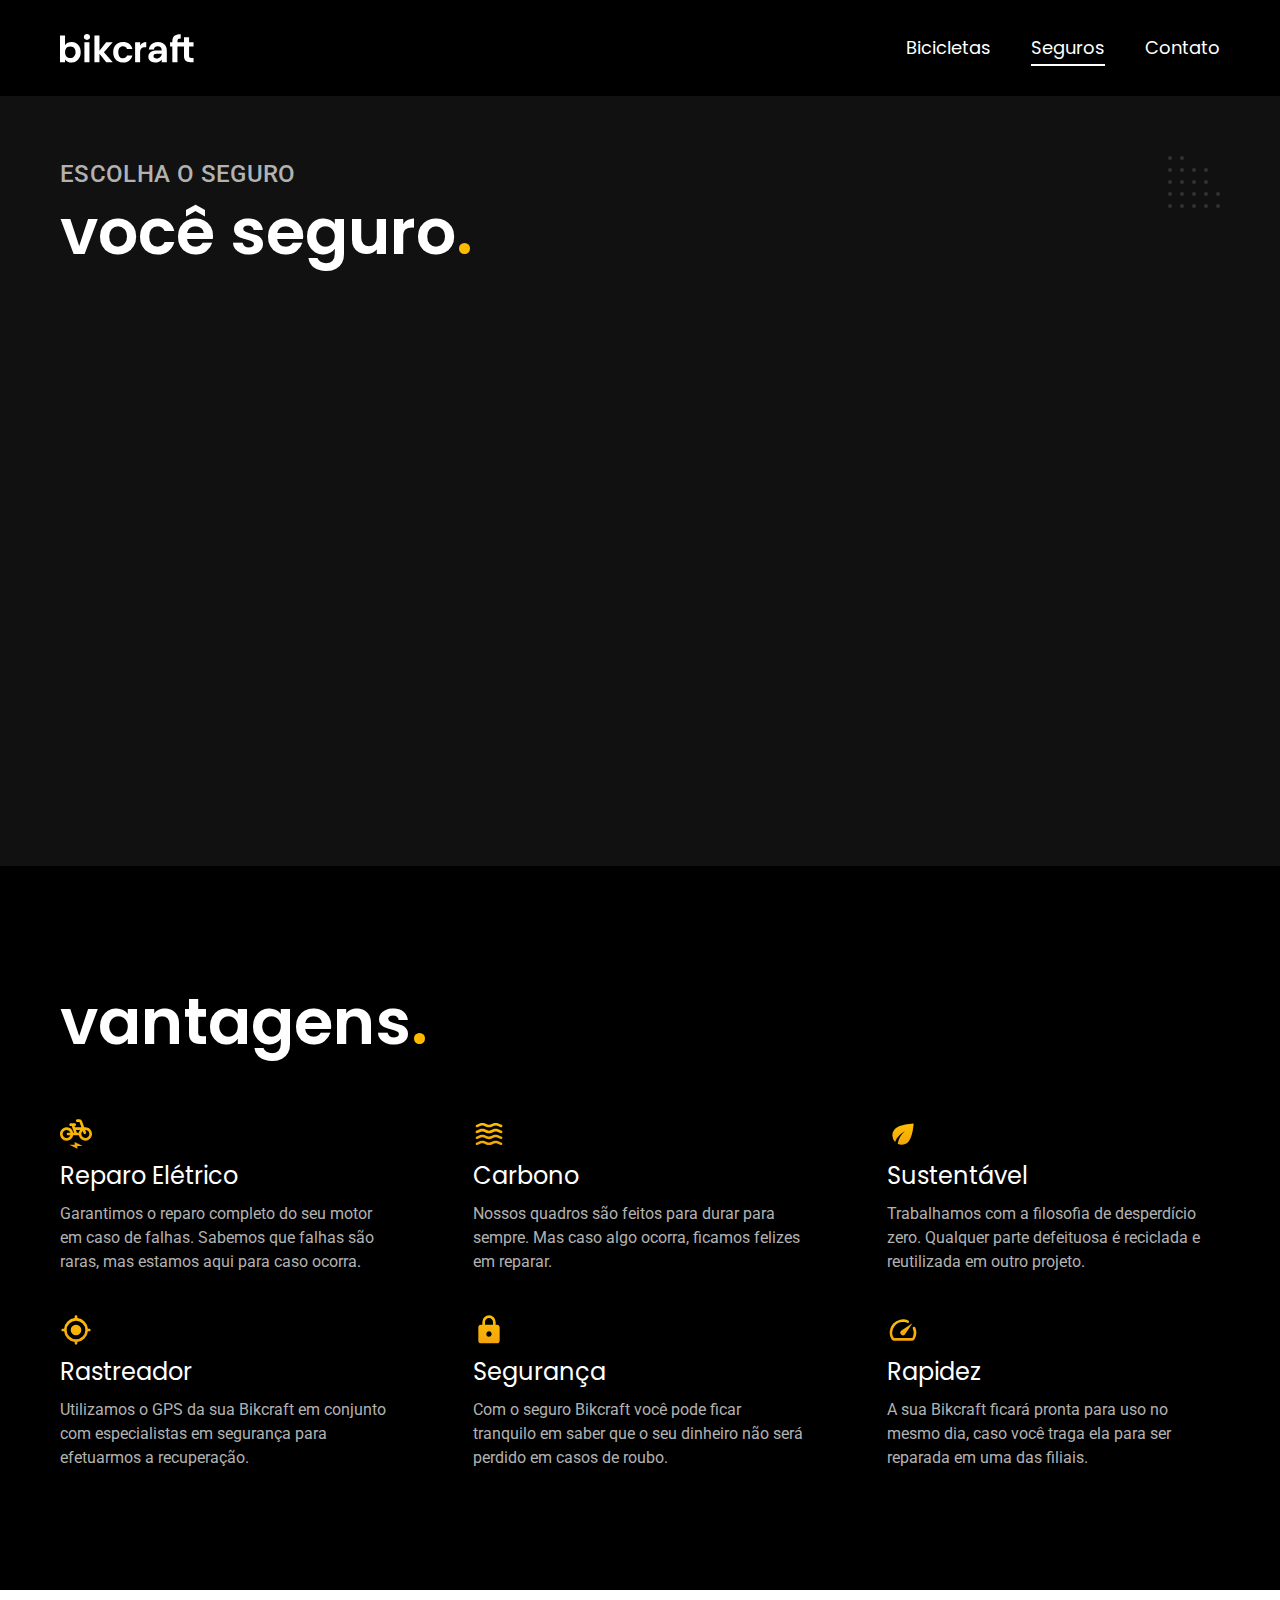
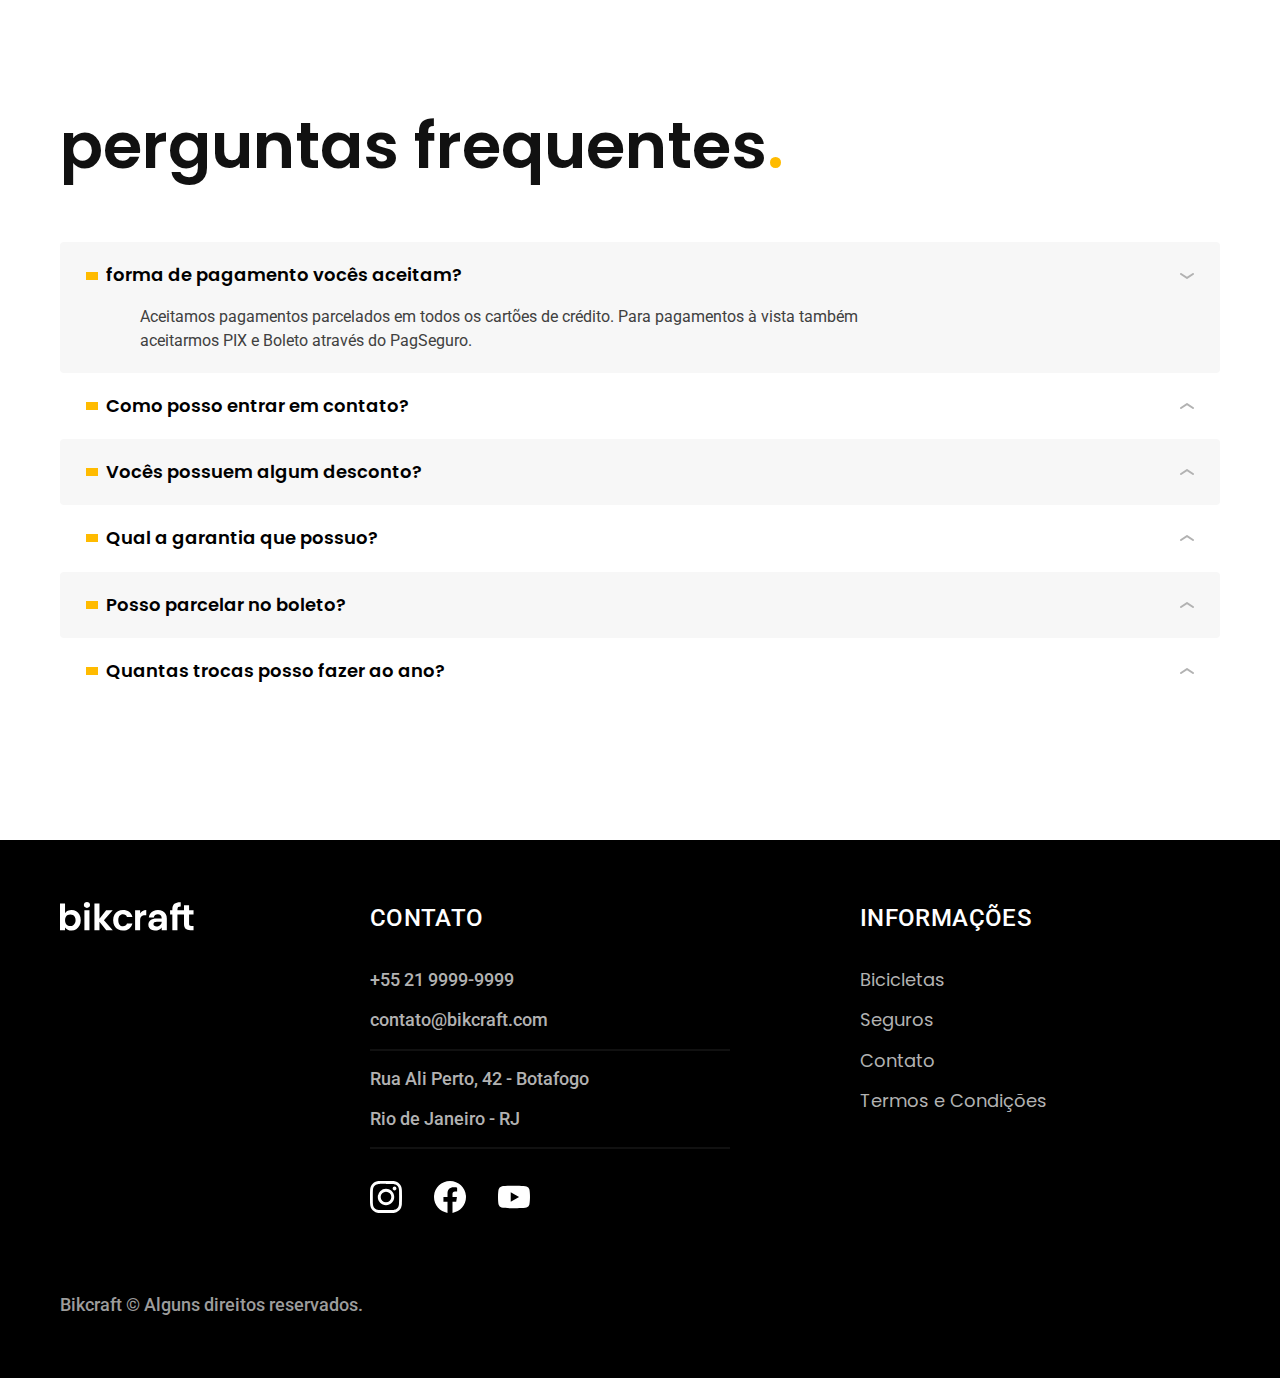
<file: seguros.html>
<!DOCTYPE html>
<html lang="pt-br">

<head>
  <meta charset="UTF-8">
  <meta name="viewport" content="width=device-width, initial-scale=1.0">

  <title> Seguros | Bikcraft</title>
  <meta name="description" content="Termos e condições.">

  <link rel="icon" href="./favicon.svg" type="image/svg+xml">

  <link rel="preload" href="./css/style.min.css
" as="style">
  <link rel="stylesheet" href="./css/style.min.css
">

  <script>document.documentElement.classList.add("js");</script>
</head>

<body id="seguros">
  <header class="header-bg">
    <div class="header container">
      <a href="./">
        <img src="./img/bikcraft.svg" alt="Bikcraft">
      </a>

      <link rel="preconnect" href="https://fonts.googleapis.com">
      <link rel="preconnect" href="https://fonts.gstatic.com" crossorigin>
      <link href="https://fonts.googleapis.com/css2?family=Merriweather:ital,wght@1,900&family=Poppins:wght@400;600&family=Roboto:wght@400;500&display=swap" rel="stylesheet">

      <nav aria-label="primaria">
        <ul class="header-menu font-1-m cor-0">
          <li><a href="./bicicletas.html">Bicicletas</a></li>
          <li><a href="./seguros.html">Seguros</a></li>
          <li><a href="./contato.html">Contato</a></li>
        </ul>
      </nav>
    </div>
  </header>

  <main class="seguros-bg">
    <div class="titulo-bg">
      <div class="titulo container">
        <p class="font-2-l-b cor-5">Escolha o Seguro</p>
        <h1 class="font-1-xxl cor-0">você seguro<span class="cor-p1">.</span></h1>
      </div>
    </div>

    <div class="seguros container fadeInLeft" data-anime="200">
      <div class="seguros-item">
        <h3 class="font-1-xl cor-6">PRATA</h3>
        <span class="font-1-xl cor-0">R$ 199 <span class="font-1-xs cor-6">mensal</span></span>
        <ul class="font-2-m cor-0">
          <li>Duas trocas por ano</li>
          <li>Assistência técnica</li>
          <li>Suporte 08h às 18h</li>
          <li>Cobertura estadual</li>
        </ul>
        <a class="botao secundario" href="./orcamento.html?=seguro&produto=prata">Inscreva-se</a>
      </div>

      <div class="seguros-item fadeInRight" data-anime="400">
        <h3 class="font-1-xl cor-p1">OURO</h3>
        <span class="font-1-xl cor-0">R$ 299 <span class="font-1-xs cor-6">mensal</span></span>
        <ul class="font-2-m cor-0">
          <li>Cinco trocas por ano</li>
          <li>Assistência especial</li>
          <li>Suporte 24h</li>
          <li>Cobertura nacional</li>
          <li>Desconto em parceiros</li>
          <li>Acesso ao Clube Bikcraft</li>
        </ul>
        <a class="botao" href="./orcamento.html?=seguro&produto=ouro">Inscreva-se</a>
      </div>
    </div>
  </main>

  <article class="vantagens-bg">
    <div class="vantagens container">
      <h2 class="font-1-xxl cor-0">vantagens<span class="cor-p1">.</span></h2>
      <ul>
        <li>
          <img src="./img/icones/eletrica.svg" alt="">
          <h3 class="font-1-l cor-0">Reparo Elétrico</h3>
          <p class="font-2-s cor-5">Garantimos o reparo completo do seu motor em caso de falhas. Sabemos que falhas são raras, mas estamos aqui para caso ocorra.</p>
        </li>
        <li>
          <img src="./img/icones/carbono.svg" alt="">
          <h3 class="font-1-l cor-0">Carbono</h3>
          <p class="font-2-s cor-5">Nossos quadros são feitos para durar para sempre. Mas caso algo ocorra, ficamos felizes em reparar.</p>
        </li>
        <li>
          <img src="./img/icones/sustentavel.svg" alt="">
          <h3 class="font-1-l cor-0">Sustentável</h3>
          <p class="font-2-s cor-5">Trabalhamos com a filosofia de desperdício zero. Qualquer parte defeituosa é reciclada e reutilizada em outro projeto.</p>
        </li>
        <li>
          <img src="./img/icones/rastreador.svg" alt="">
          <h3 class="font-1-l cor-0">Rastreador</h3>
          <p class="font-2-s cor-5">Utilizamos o GPS da sua Bikcraft em conjunto com especialistas em segurança para efetuarmos a recuperação.</p>
        </li>
        <li>
          <img src="./img/icones/seguro.svg" alt="">
          <h3 class="font-1-l cor-0">Segurança</h3>
          <p class="font-2-s cor-5">Com o seguro Bikcraft você pode ficar tranquilo em saber que o seu dinheiro não será perdido em casos de roubo.</p>
        </li>
        <li>
          <img src="./img/icones/velocidade.svg" alt="">
          <h3 class="font-1-l cor-0">Rapidez</h3>
          <p class="font-2-s cor-5">A sua Bikcraft ficará pronta para uso no mesmo dia, caso você traga ela para ser reparada em uma das filiais.</p>
        </li>
      </ul>
    </div>
  </article>

  <!--DL = Lista de definição
      DT = termo (pergunta)
      DD = definição (resposta)-->
  <article class="perguntas container">
    <h2 class="font-1-xxl">perguntas frequentes<span class="cor-p1">.</span></h2>
    <dl>
      <div>
        <dt><button class="font-1-m-b" aria-controls="pergunta1" aria-expanded="true"> forma de pagamento vocês aceitam?</button></dt>
        <dd id="pergunta1" class="font-2-s cor-9 ativa">Aceitamos pagamentos parcelados em todos os cartões de crédito. Para pagamentos à vista também aceitarmos PIX e Boleto através do PagSeguro.</dd>
      </div>
      <div>
        <dt><button class="font-1-m-b" aria-controls="pergunta2" aria-expanded="false"> Como posso entrar em contato?</button></dt>
        <dd id="pergunta2" class="font-2-s cor-9">Aceitamos pagamentos parcelados em todos os cartões de crédito. Para pagamentos à vista também aceitarmos PIX e Boleto através do PagSeguro.</dd>
      </div>
      <div>
        <dt><button class="font-1-m-b" aria-controls="pergunta3" aria-expanded="false"> Vocês possuem algum desconto?</button></dt>
        <dd id="pergunta3" class="font-2-s cor-9">Aceitamos pagamentos parcelados em todos os cartões de crédito. Para pagamentos à vista também aceitarmos PIX e Boleto através do PagSeguro.</dd>
      </div>
      <div>
        <dt><button class="font-1-m-b" aria-controls="pergunta4" aria-expanded="false">Qual a garantia que possuo?</button></dt>
        <dd id="pergunta4" class="font-2-s cor-9">Aceitamos pagamentos parcelados em todos os cartões de crédito. Para pagamentos à vista também aceitarmos PIX e Boleto através do PagSeguro.</dd>
      </div>
      <div>
        <dt><button class="font-1-m-b" aria-controls="pergunta5" aria-expanded="false">Posso parcelar no boleto?</button></dt>
        <dd id="pergunta5" class="font-2-s cor-9">Aceitamos pagamentos parcelados em todos os cartões de crédito. Para pagamentos à vista também aceitarmos PIX e Boleto através do PagSeguro.</dd>
      </div>
      <div>
        <dt><button class="font-1-m-b" aria-controls="pergunta6" aria-expanded="false">Quantas trocas posso fazer ao ano?</button></dt>
        <dd id="pergunta6" class="font-2-s cor-9">Aceitamos pagamentos parcelados em todos os cartões de crédito. Para pagamentos à vista também aceitarmos PIX e Boleto através do PagSeguro.</dd>
      </div>
    </dl>
  </article>


  <footer class="footer-bg">
    <div class="footer container">
      <img src="./img/bikcraft.svg" alt="Bikcraft">
      <div class="footer-contato">
        <h3 class="font-2-l-b cor-0">Contato</h3>
        <ul class="font-2-m cor-5">
          <li><a href="tel:+552199999999">+55 21 9999-9999</a></li>
          <li><a href="mailto:contato@bikcraft.com">contato@bikcraft.com</a></li>
          <li>Rua Ali Perto, 42 - Botafogo</li>
          <li>Rio de Janeiro - RJ</li>
        </ul>
        <div class="footer-redes">
          <a href="./">
            <img src="./img/redes/instagram.svg" alt="Instagram">
          </a>
          <a href="./">
            <img src="./img/redes/facebook.svg" alt="Facebook">
          </a>
          <a href="./">
            <img src="./img/redes/youtube.svg" alt="Youtube">
          </a>
        </div>
      </div>
      <div class="footer-informacoes">
        <h3 class="font-2-l-b cor-0">Informações</h3>
        <nav>
          <ul class="font-1-m cor-5">
            <li><a href="./bicicletas.html">Bicicletas</a></li>
            <li><a href="./seguros.html">Seguros</a></li>
            <li><a href="./contato.html">Contato</a></li>
            <li><a href="./termos.html">Termos e Condições</a></li>
          </ul>
        </nav>
      </div>
      <p class="footer-copy font-2-m cor-6">Bikcraft © Alguns direitos reservados.</p>
    </div>
  </footer>

  <script src="./js/plugins/simple-anime.js"></script>
  <script src="./js/script.js"></script>
</body>

</html>
</file>
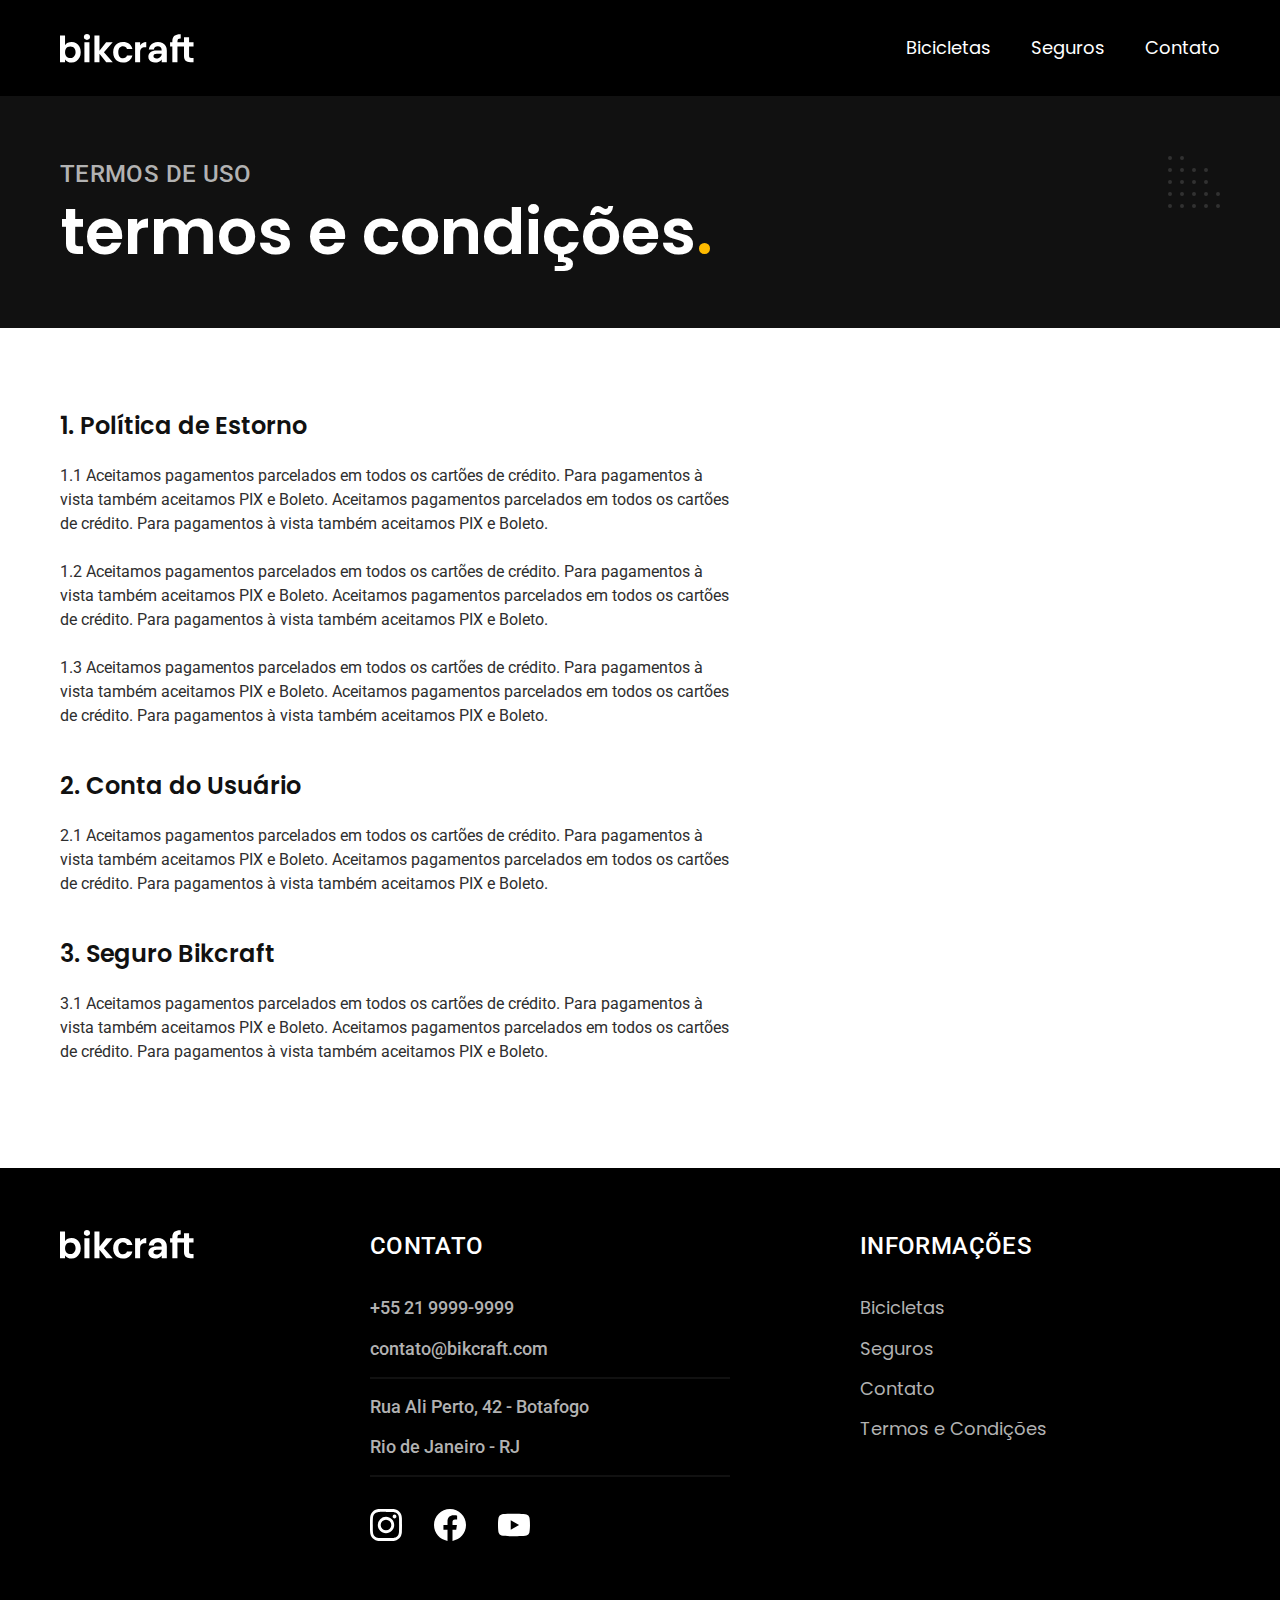
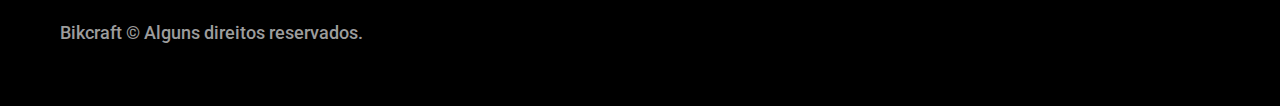
<file: termos.html>
<!DOCTYPE html>
<html lang="pt-br">

<head>
  <meta charset="UTF-8">
  <meta name="viewport" content="width=device-width, initial-scale=1.0">

  <title>Termos e Condições | Bikcraft</title>
  <meta name="description" content="Termos e condições.">

  <link rel="icon" href="./favicon.svg" type="image/svg+xml">

  <link rel="preload" href="./css/style.min.css
" as="style">
  <link rel="stylesheet" href="./css/style.min.css
">
  <script>document.documentElement.classList.add("js");</script>
</head>

<body id="termos">
  <header class="header-bg">
    <div class="header container">
      <a href="./">
        <img src="./img/bikcraft.svg" alt="Bikcraft">
      </a>

      <link rel="preconnect" href="https://fonts.googleapis.com">
      <link rel="preconnect" href="https://fonts.gstatic.com" crossorigin>
      <link href="https://fonts.googleapis.com/css2?family=Merriweather:ital,wght@1,900&family=Poppins:wght@400;600&family=Roboto:wght@400;500&display=swap" rel="stylesheet">


      <nav aria-label="primaria">
        <ul class="header-menu font-1-m cor-0">
          <li><a href="./bicicletas.html">Bicicletas</a></li>
          <li><a href="./seguros.html">Seguros</a></li>
          <li><a href="./contato.html">Contato</a></li>
        </ul>
      </nav>
    </div>
  </header>

  <main>
    <div class="titulo-bg">
      <div class="titulo container">
        <p class="font-2-l-b cor-5">Termos de uso</p>
        <h1 class="font-1-xxl cor-0">termos e condições<span class="cor-p1">.</span></h1>
      </div>
    </div>

    <div class="termos font-2-s cor-10 container">
      <h2 class="font-1-l cor-11">1. Política de Estorno</h2>
      <p>1.1 Aceitamos pagamentos parcelados em todos os cartões de crédito. Para pagamentos à vista também aceitamos PIX e Boleto. Aceitamos pagamentos parcelados em todos os cartões de crédito. Para pagamentos à vista também aceitamos PIX e Boleto.</p>
      <p>1.2 Aceitamos pagamentos parcelados em todos os cartões de crédito. Para pagamentos à vista também aceitamos PIX e Boleto. Aceitamos pagamentos parcelados em todos os cartões de crédito. Para pagamentos à vista também aceitamos PIX e Boleto.</p>
      <p>1.3 Aceitamos pagamentos parcelados em todos os cartões de crédito. Para pagamentos à vista também aceitamos PIX e Boleto. Aceitamos pagamentos parcelados em todos os cartões de crédito. Para pagamentos à vista também aceitamos PIX e Boleto.</p>
      <h2 class="font-1-l cor-11">2. Conta do Usuário</h2>
      <p>2.1 Aceitamos pagamentos parcelados em todos os cartões de crédito. Para pagamentos à vista também aceitamos PIX e Boleto. Aceitamos pagamentos parcelados em todos os cartões de crédito. Para pagamentos à vista também aceitamos PIX e Boleto.</p>
      <h2 class="font-1-l cor-11">3. Seguro Bikcraft</h2>
      <p>3.1 Aceitamos pagamentos parcelados em todos os cartões de crédito. Para pagamentos à vista também aceitamos PIX e Boleto. Aceitamos pagamentos parcelados em todos os cartões de crédito. Para pagamentos à vista também aceitamos PIX e Boleto.</p>
    </div>
  </main>

  <footer class="footer-bg">
    <div class="footer container">
      <img src="./img/bikcraft.svg" alt="Bikcraft">
      <div class="footer-contato">
        <h3 class="font-2-l-b cor-0">Contato</h3>
        <ul class="font-2-m cor-5">
          <li><a href="tel:+552199999999">+55 21 9999-9999</a></li>
          <li><a href="mailto:contato@bikcraft.com">contato@bikcraft.com</a></li>
          <li>Rua Ali Perto, 42 - Botafogo</li>
          <li>Rio de Janeiro - RJ</li>
        </ul>
        <div class="footer-redes">
          <a href="./">
            <img src="./img/redes/instagram.svg" alt="Instagram">
          </a>
          <a href="./">
            <img src="./img/redes/facebook.svg" alt="Facebook">
          </a>
          <a href="./">
            <img src="./img/redes/youtube.svg" alt="Youtube">
          </a>
        </div>
      </div>
      <div class="footer-informacoes">
        <h3 class="font-2-l-b cor-0">Informações</h3>
        <nav>
          <ul class="font-1-m cor-5">
            <li><a href="./bicicletas.html">Bicicletas</a></li>
            <li><a href="./seguros.html">Seguros</a></li>
            <li><a href="./contato.html">Contato</a></li>
            <li><a href="./termos.html">Termos e Condições</a></li>
          </ul>
        </nav>
      </div>
      <p class="footer-copy font-2-m cor-6">Bikcraft © Alguns direitos reservados.</p>
    </div>
  </footer>
  <script src="./js/script.js"></script>
</body>

</html>
</file>
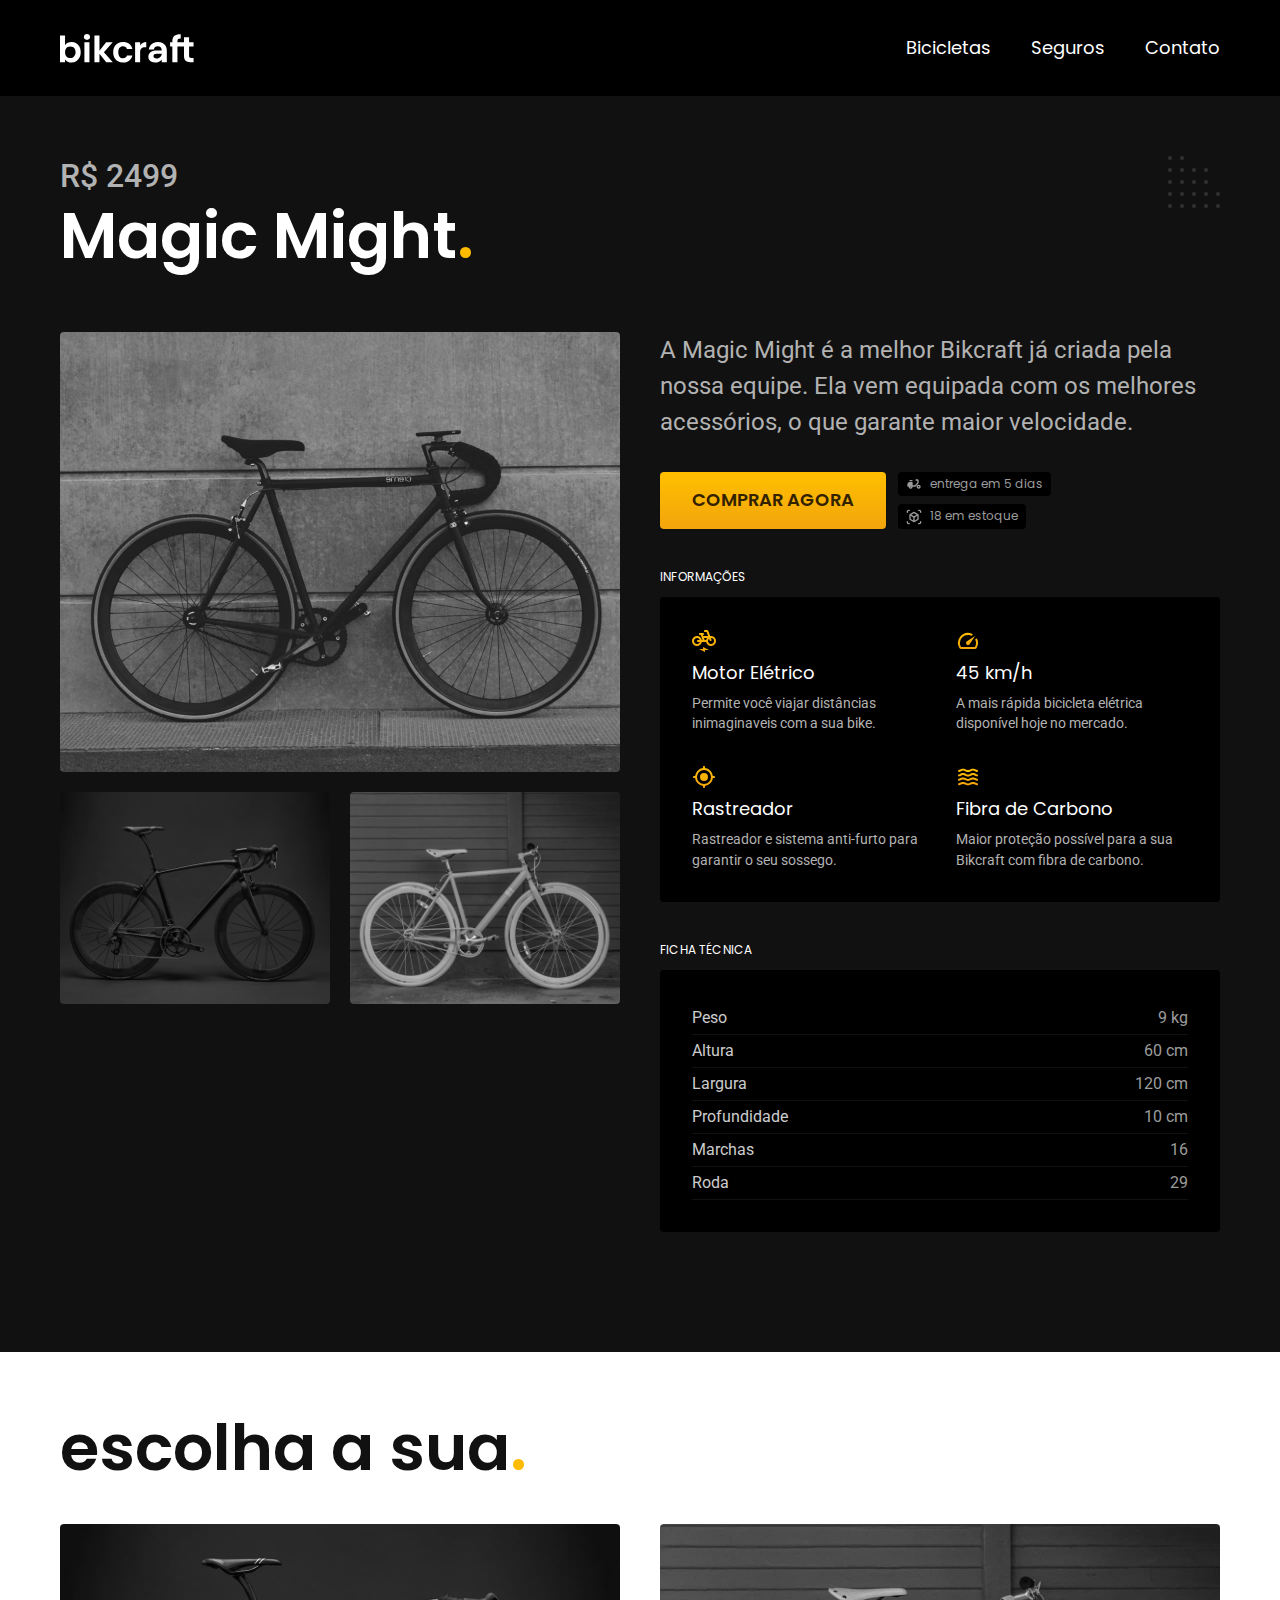
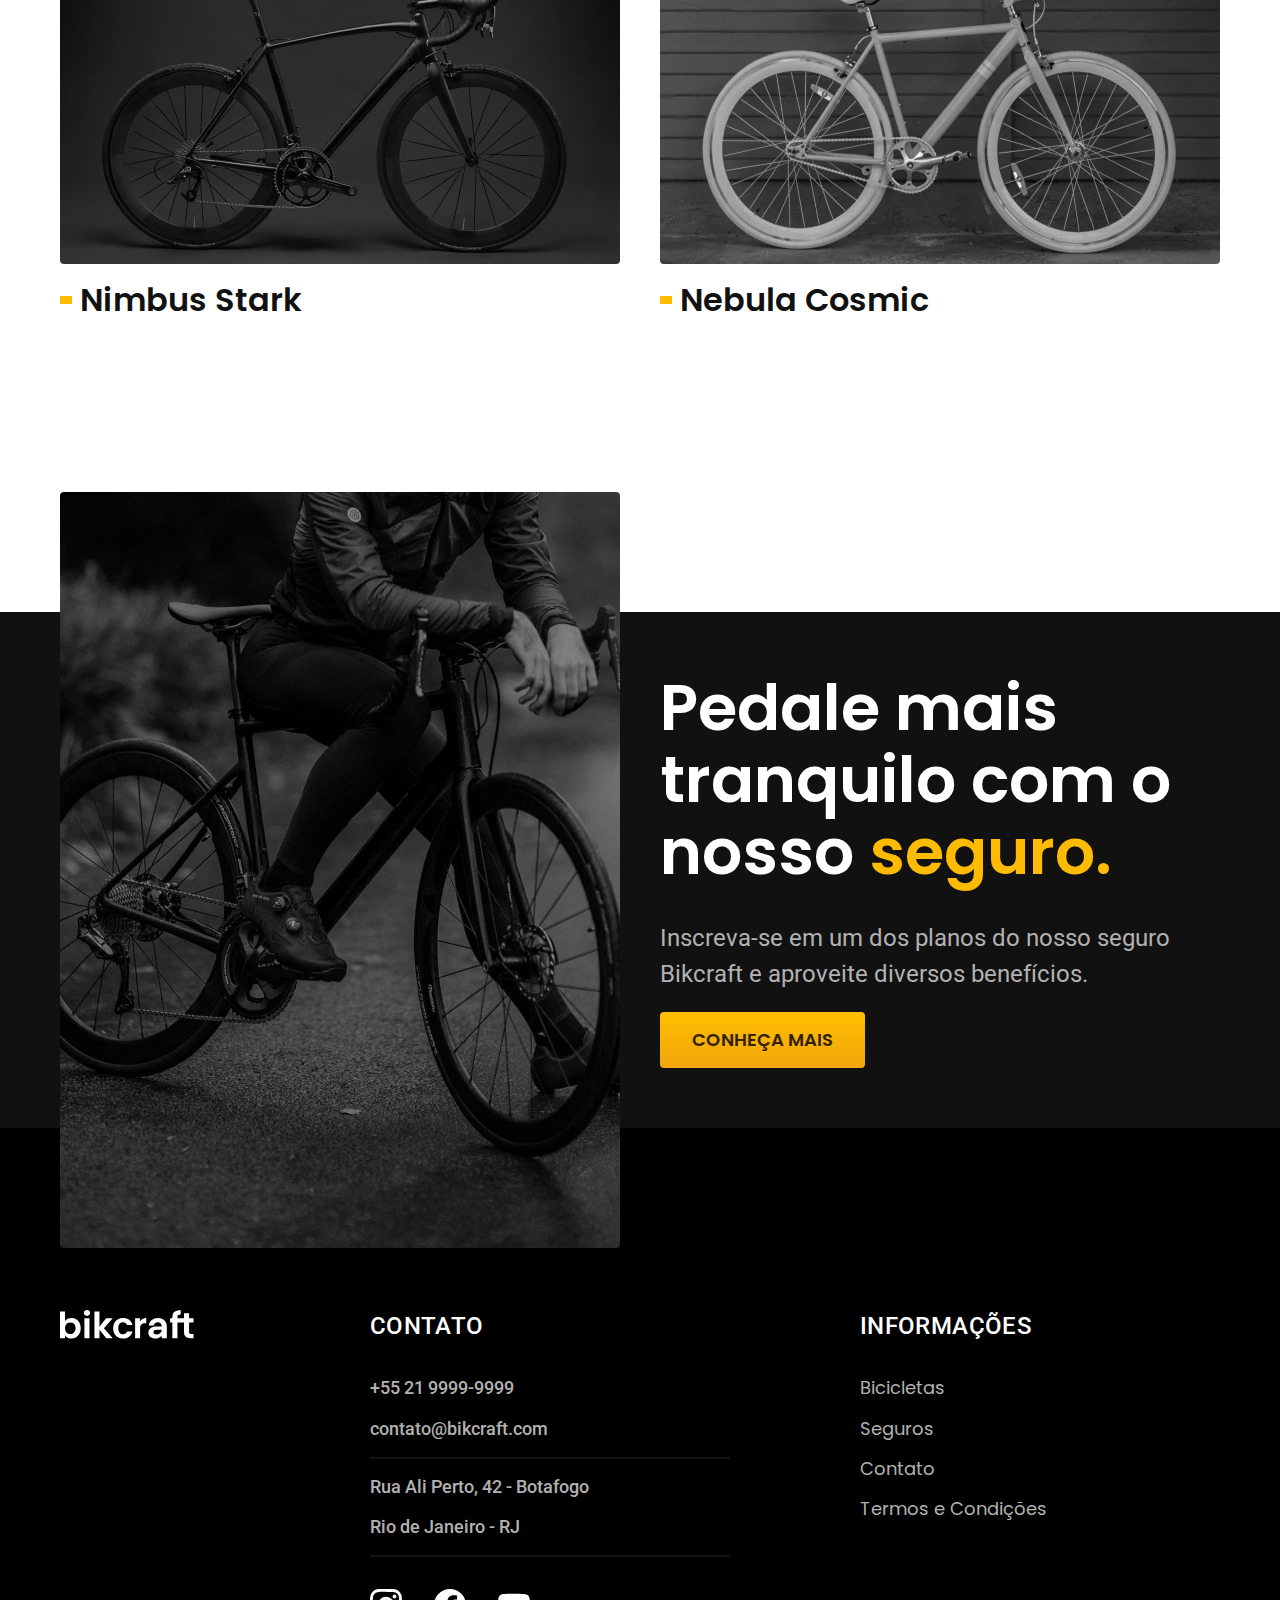
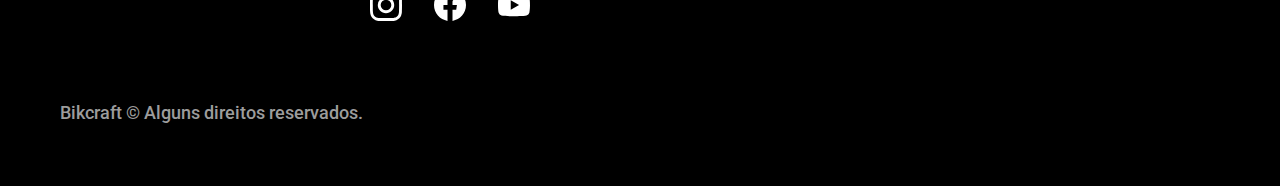
<file: bicicletas/magic.html>
<!DOCTYPE html>
<html lang="pt-br">

<head>
  <meta charset="UTF-8">
  <meta name="viewport" content="width=device-width, initial-scale=1.0">

  <title>Magic | Bikcraft</title>
  <meta name="description" content="Magic.">
  <link rel="icon" href="../favicon.svg" type="image/svg+xml">

  <link rel="preconnect" href="https://fonts.googleapis.com">
  <link rel="preconnect" href="https://fonts.gstatic.com" crossorigin>
  <link href="https://fonts.googleapis.com/css2?family=Merriweather:ital,wght@1,900&family=Poppins:wght@400;600&family=Roboto:wght@400;500&display=swap" rel="stylesheet">

  <link rel="preload" href="../css/style.min.css
" as="style">
  <link rel="stylesheet" href="../css/style.min.css
">
  <script>document.documentElement.classList.add("js");</script>
</head>

<body id="bicicleta">
  <header class="header-bg">
    <div class="header container">
      <a href="../">
        <img src="../img/bikcraft.svg" alt="Bikcraft">
      </a>

      <nav aria-label="primaria">
        <ul class="header-menu font-1-m cor-0">
          <li><a href="../bicicletas.html">Bicicletas</a></li>
          <li><a href="../seguros.html">Seguros</a></li>
          <li><a href="../contato.html">Contato</a></li>
        </ul>
      </nav>
    </div>
  </header>

  <main class="titulo-bg">
    <div>
      <div class="titulo container">
        <p class="font-2-xl cor-5">R$ 2499</p>
        <h1 class="font-1-xxl cor-0">Magic Might<span class="cor-p1">.</span></h1>
      </div>
    </div>
    <div class="bicicleta container">
      <div class="bicicleta-imagens">
        <img src="../img/bicicleta/nimbus2.jpg" alt="Bicicleta 1">
        <img src="../img/bicicleta/nimbus1.jpg" alt="Bicicleta 2">
        <img src="../img/bicicleta/nimbus3.jpg" alt="Bicicleta 3">
      </div>
      <div class="bicicleta-conteudo">
        <p class="font-2-l cor-5">A Magic Might é a melhor Bikcraft já criada pela nossa equipe. Ela vem equipada com os melhores acessórios, o que garante maior velocidade.</p>
        <div class="bicicleta-comprar">
          <a class="botao" href="../orcamento.html?tipo=bikcraft&produto=magic">Comprar Agora</a>
          <span class="font-1-xs cor-6"><img src="../img/icones/entrega.svg" alt=""> entrega em 5 dias</span>
          <span class="font-1-xs cor-6"><img src="../img/icones/estoque.svg" alt=""> 18 em estoque</span>
        </div>

        <h2 class="font-1-xs cor-0">Informações</h2>
        <ul class="bicicleta-informacoes">
          <li>
            <img src="../img/icones/eletrica.svg" alt="">
            <h3 class="font-1-m cor-0">Motor Elétrico</h3>
            <p class="font-2-xs cor-5">Permite você viajar distâncias inimaginaveis com a sua bike.</p>
          </li>
          <li>
            <img src="../img/icones/velocidade.svg" alt="">
            <h3 class="font-1-m cor-0">45 km/h</h3>
            <p class="font-2-xs cor-5">A mais rápida bicicleta elétrica disponível hoje no mercado.</p>
          </li>
          <li>
            <img src="../img/icones/rastreador.svg" alt="">
            <h3 class="font-1-m cor-0">Rastreador</h3>
            <p class="font-2-xs cor-5">Rastreador e sistema anti-furto para garantir o seu sossego.</p>
          </li>
          <li>
            <img src="../img/icones/carbono.svg" alt="">
            <h3 class="font-1-m cor-0">Fibra de Carbono</h3>
            <p class="font-2-xs cor-5">Maior proteção possível para a sua Bikcraft com fibra de carbono.</p>
          </li>
        </ul>
        <h2 class="font-1-xs cor-0">Ficha Técnica</h2>
        <ul class="bicicleta-ficha font-2-s cor-4">
          <li>Peso <span>9 kg</span></li>
          <li>Altura <span>60 cm</span></li>
          <li>Largura <span>120 cm</span></li>
          <li>Profundidade <span>10 cm</span></li>
          <li>Marchas <span>16</span></li>
          <li>Roda <span>29</span></li>
        </ul>
      </div>
    </div>
  </main>

  <article class="bicicletas-lista container">
    <h2 class="font-1-xxl">escolha a sua<span class="cor-p1">.</span></h2>

    <ul>
      <li>
        <a href="./nimbus.html">
          <img src="../img/bicicletas/nimbus.jpg" alt="Bicicleta preta">
          <h3 class="font-1-xl">Nimbus Stark</h3>
          <span class="font-2-m cor-8">R$ 4999</span>
        </a>
      </li>
      <li>
        <a href="./nebula.html">
          <img src="../img/bicicletas/nebula.jpg" alt="Bicicleta preta">
          <h3 class="font-1-xl">Nebula Cosmic</h3>
          <span class="font-2-m cor-8">R$ 3999</span>
        </a>
      </li>
    </ul>
  </article>

  <article class="seguro-bg">
    <div class="seguro container">
      <div class="seguro-imagem">
        <img src="../img/fotos/seguros.jpg" alt="Pessoa parada em cima de uma bicicleta.">
      </div>
      <div class="seguro-conteudo">
        <h2 class="font-1-xxl cor-0">Pedale mais tranquilo com o nosso <span class="cor-p1">seguro.</span></h2>
        <p class="font-2-l cor-5">Inscreva-se em um dos planos do nosso seguro Bikcraft e aproveite diversos benefícios.</p>
        <a class="botao" href="../seguros.html">Conheça Mais</a>
      </div>
    </div>
  </article>

  <footer class="footer-bg">
    <div class="footer container">
      <img src="../img/bikcraft.svg" alt="Bikcraft">
      <div class="footer-contato">
        <h3 class="font-2-l-b cor-0">Contato</h3>
        <ul class="font-2-m cor-5">
          <li><a href="tel:+552199999999">+55 21 9999-9999</a></li>
          <li><a href="mailto:contato@bikcraft.com">contato@bikcraft.com</a></li>
          <li>Rua Ali Perto, 42 - Botafogo</li>
          <li>Rio de Janeiro - RJ</li>
        </ul>
        <div class="footer-redes">
          <a href="../">
            <img src="../img/redes/instagram.svg" alt="Instagram">
          </a>
          <a href="../">
            <img src="../img/redes/facebook.svg" alt="Facebook">
          </a>
          <a href="../">
            <img src="../img/redes/youtube.svg" alt="Youtube">
          </a>
        </div>
      </div>
      <div class="footer-informacoes">
        <h3 class="font-2-l-b cor-0">Informações</h3>
        <nav>
          <ul class="font-1-m cor-5">
            <li><a href="../bicicletas.html">Bicicletas</a></li>
            <li><a href="../seguros.html">Seguros</a></li>
            <li><a href="../contato.html">Contato</a></li>
            <li><a href="../termos.html">Termos e Condições</a></li>
          </ul>
        </nav>
      </div>
      <p class="footer-copy font-2-m cor-6">Bikcraft © Alguns direitos reservados.</p>
    </div>
  </footer>
  <script src="../js/script.js"></script>
</body>

</html>
</file>
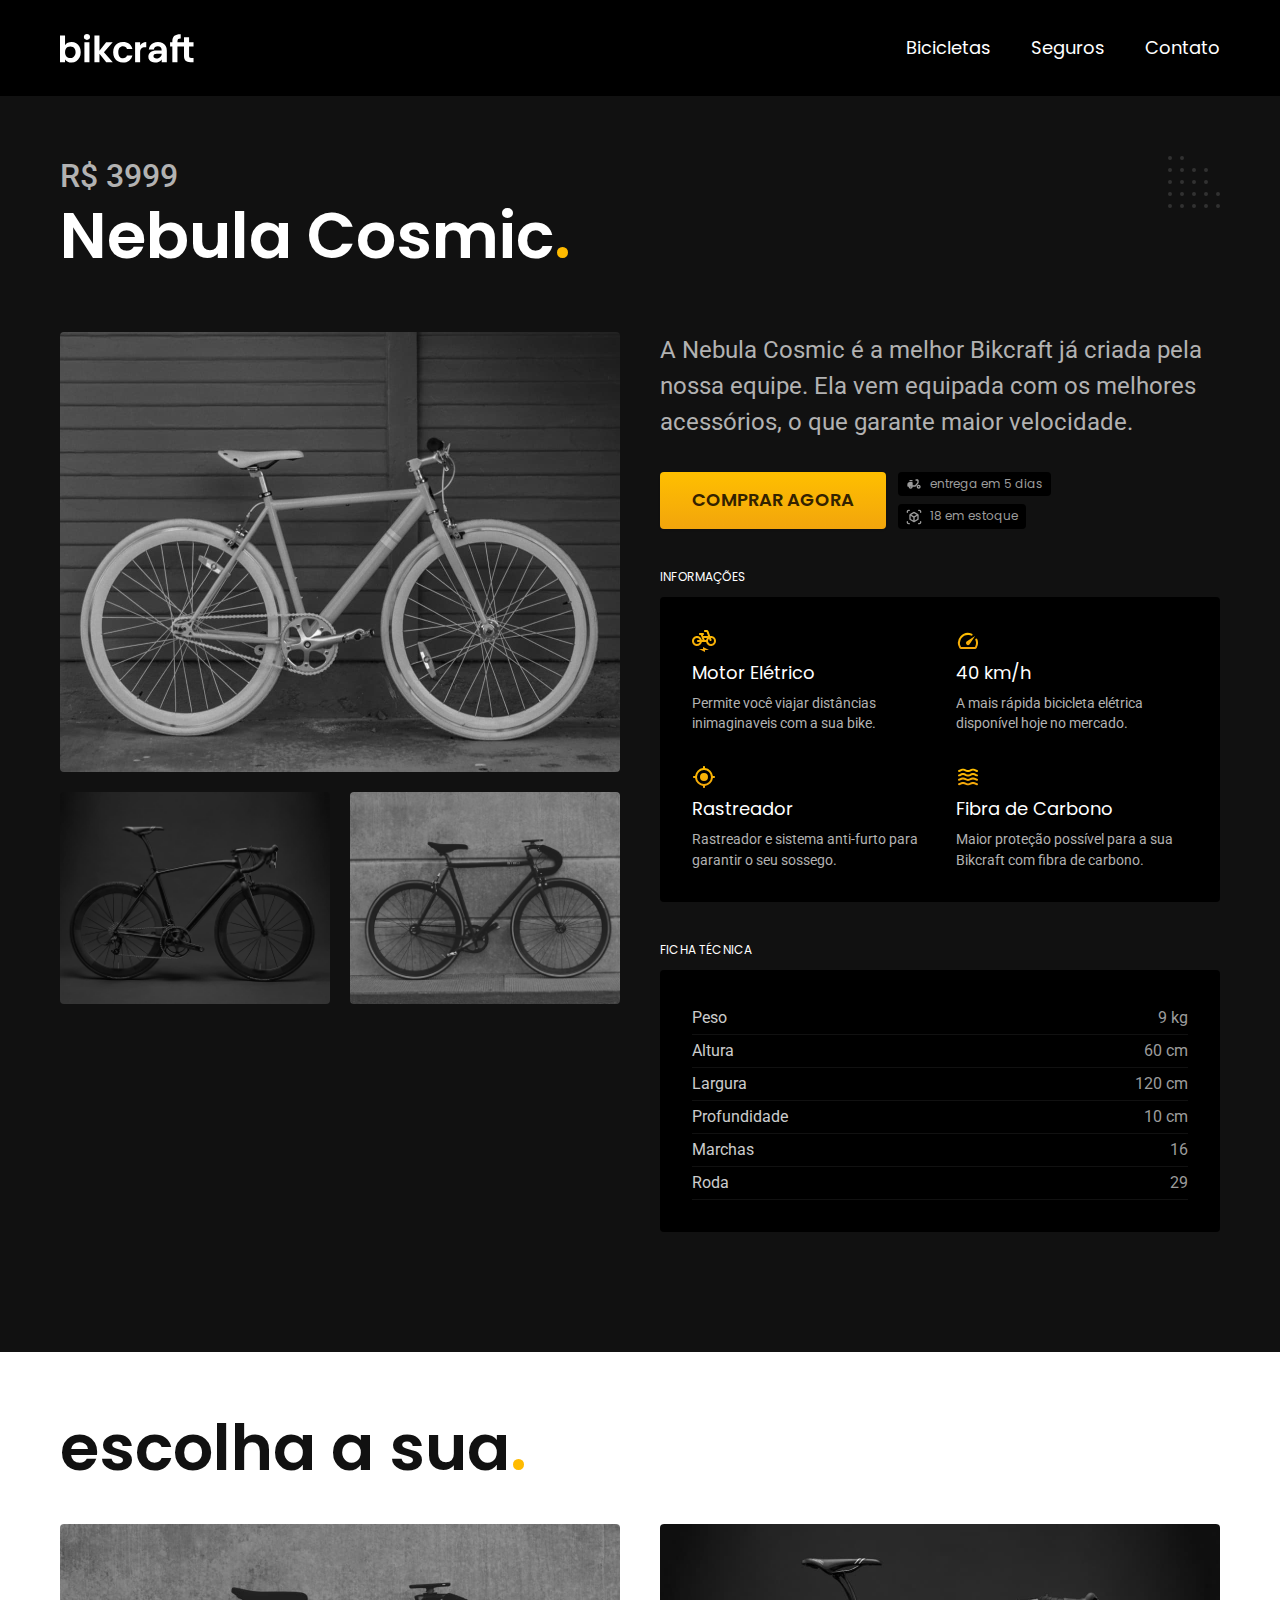
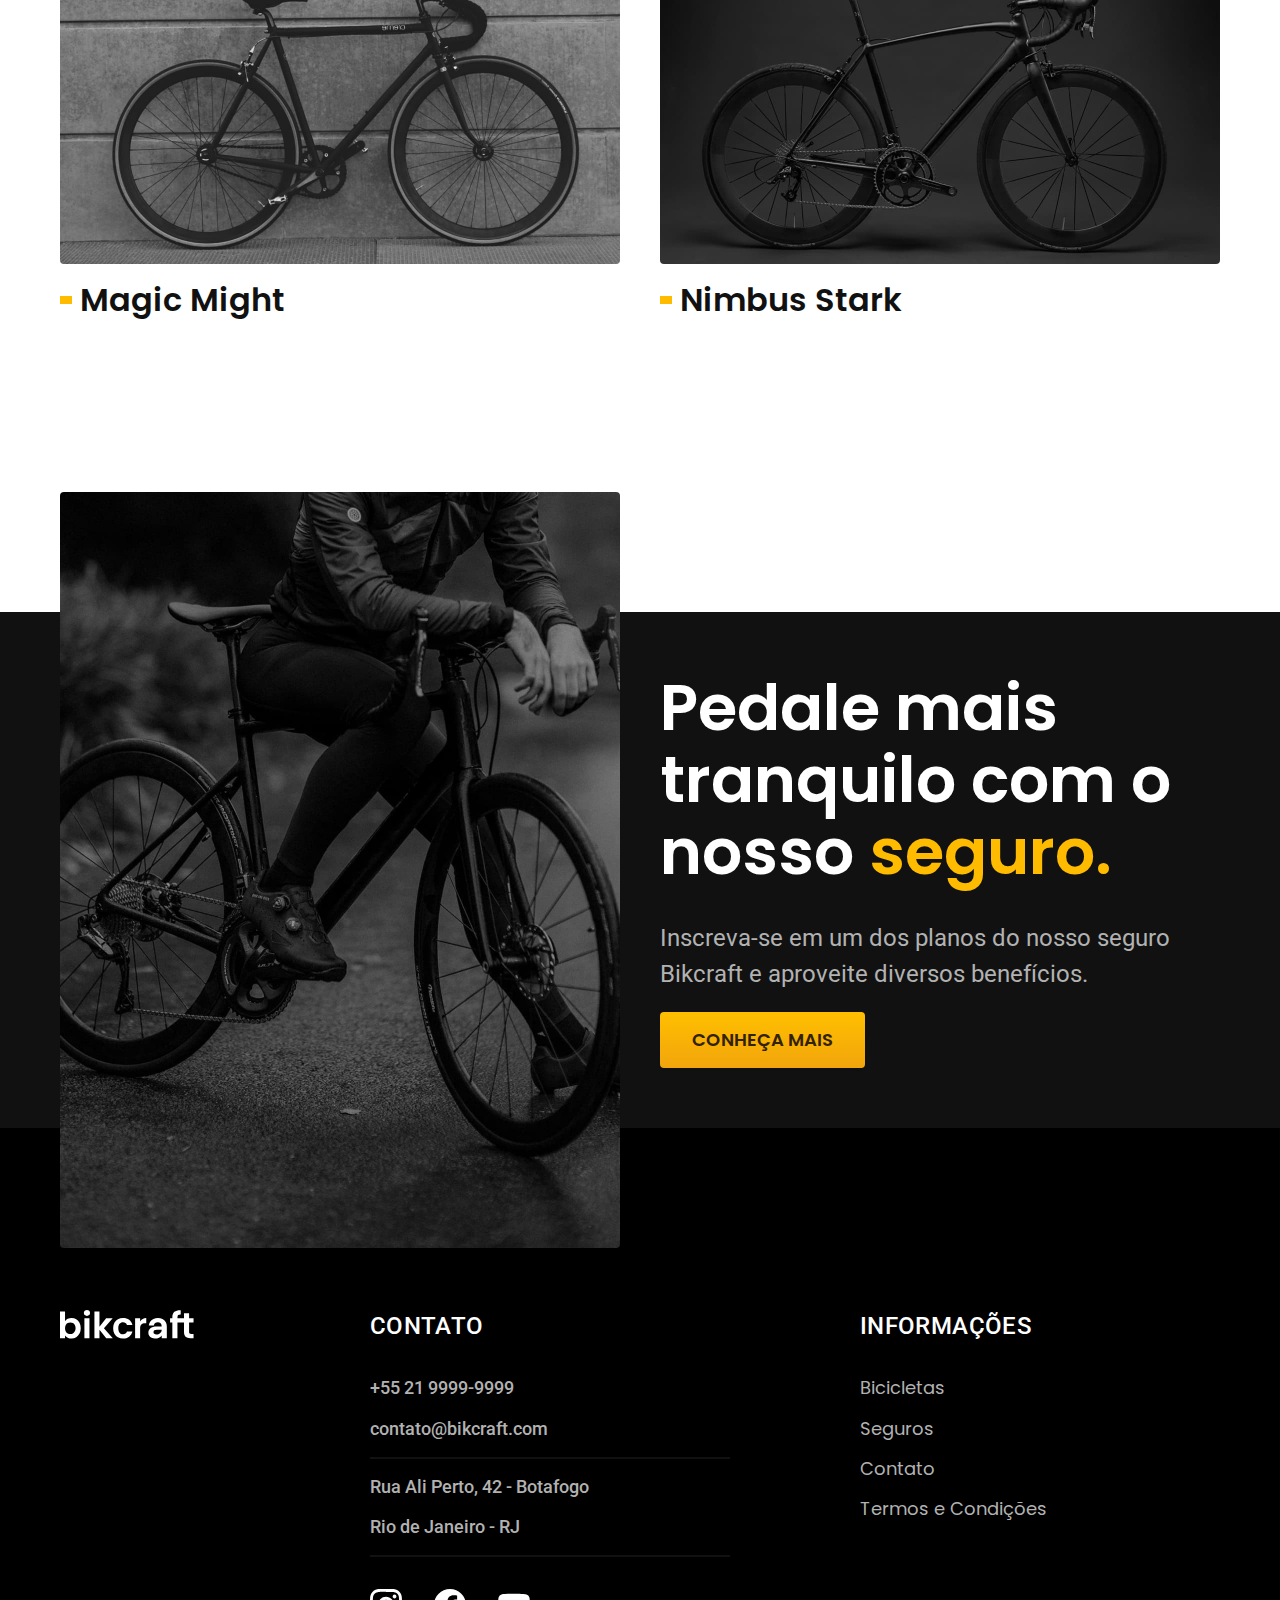
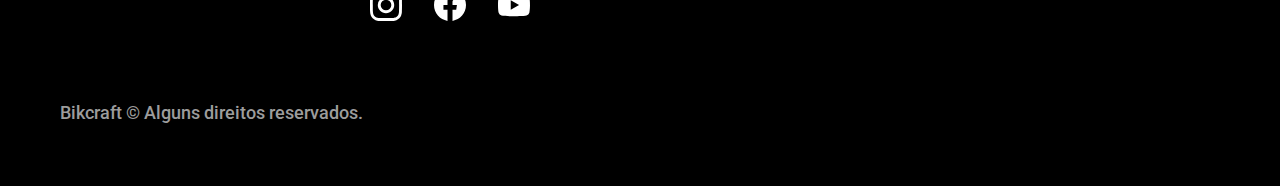
<file: bicicletas/nebula.html>
<!DOCTYPE html>
<html lang="pt-br">

<head>
  <meta charset="UTF-8">
  <meta name="viewport" content="width=device-width, initial-scale=1.0">

  <title>Nebula | Bikcraft</title>
  <meta name="description" content="Nebula.">
  <link rel="icon" href="../favicon.svg" type="image/svg+xml">

  <link rel="preconnect" href="https://fonts.googleapis.com">
  <link rel="preconnect" href="https://fonts.gstatic.com" crossorigin>
  <link href="https://fonts.googleapis.com/css2?family=Merriweather:ital,wght@1,900&family=Poppins:wght@400;600&family=Roboto:wght@400;500&display=swap" rel="stylesheet">

  <link rel="preload" href="../css/style.min.css
" as="style">
  <link rel="stylesheet" href="../css/style.min.css
">
  <script>document.documentElement.classList.add("js");</script>
</head>

<body id="bicicleta">
  <header class="header-bg">
    <div class="header container">
      <a href="../">
        <img src="../img/bikcraft.svg" alt="Bikcraft">
      </a>

      <nav aria-label="primaria">
        <ul class="header-menu font-1-m cor-0">
          <li><a href="../bicicletas.html">Bicicletas</a></li>
          <li><a href="../seguros.html">Seguros</a></li>
          <li><a href="../contato.html">Contato</a></li>
        </ul>
      </nav>
    </div>
  </header>

  <main class="titulo-bg">
    <div>
      <div class="titulo container">
        <p class="font-2-xl cor-5">R$ 3999</p>
        <h1 class="font-1-xxl cor-0">Nebula Cosmic<span class="cor-p1">.</span></h1>
      </div>
    </div>
    <div class="bicicleta container">
      <div class="bicicleta-imagens">
        <img src="../img/bicicleta/nimbus3.jpg" alt="Bicicleta 1">
        <img src="../img/bicicleta/nimbus1.jpg" alt="Bicicleta 2">
        <img src="../img/bicicleta/nimbus2.jpg" alt="Bicicleta 3">
      </div>
      <div class="bicicleta-conteudo">
        <p class="font-2-l cor-5">A Nebula Cosmic é a melhor Bikcraft já criada pela nossa equipe. Ela vem equipada com os melhores acessórios, o que garante maior velocidade.</p>
        <div class="bicicleta-comprar">
          <a class="botao" href="../orcamento.html?tipo=bikcraft&produto=nebula">Comprar Agora</a>
          <span class="font-1-xs cor-6"><img src="../img/icones/entrega.svg" alt=""> entrega em 5 dias</span>
          <span class="font-1-xs cor-6"><img src="../img/icones/estoque.svg" alt=""> 18 em estoque</span>
        </div>

        <h2 class="font-1-xs cor-0">Informações</h2>
        <ul class="bicicleta-informacoes">
          <li>
            <img src="../img/icones/eletrica.svg" alt="">
            <h3 class="font-1-m cor-0">Motor Elétrico</h3>
            <p class="font-2-xs cor-5">Permite você viajar distâncias inimaginaveis com a sua bike.</p>
          </li>
          <li>
            <img src="../img/icones/velocidade.svg" alt="">
            <h3 class="font-1-m cor-0">40 km/h</h3>
            <p class="font-2-xs cor-5">A mais rápida bicicleta elétrica disponível hoje no mercado.</p>
          </li>
          <li>
            <img src="../img/icones/rastreador.svg" alt="">
            <h3 class="font-1-m cor-0">Rastreador</h3>
            <p class="font-2-xs cor-5">Rastreador e sistema anti-furto para garantir o seu sossego.</p>
          </li>
          <li>
            <img src="../img/icones/carbono.svg" alt="">
            <h3 class="font-1-m cor-0">Fibra de Carbono</h3>
            <p class="font-2-xs cor-5">Maior proteção possível para a sua Bikcraft com fibra de carbono.</p>
          </li>
        </ul>
        <h2 class="font-1-xs cor-0">Ficha Técnica</h2>
        <ul class="bicicleta-ficha font-2-s cor-4">
          <li>Peso <span>9 kg</span></li>
          <li>Altura <span>60 cm</span></li>
          <li>Largura <span>120 cm</span></li>
          <li>Profundidade <span>10 cm</span></li>
          <li>Marchas <span>16</span></li>
          <li>Roda <span>29</span></li>
        </ul>
      </div>
    </div>
  </main>

  <article class="bicicletas-lista container">
    <h2 class="font-1-xxl">escolha a sua<span class="cor-p1">.</span></h2>

    <ul>
      <li>
        <a href="./magic.html">
          <img src="../img/bicicletas/magic.jpg" alt="Bicicleta preta">
          <h3 class="font-1-xl">Magic Might</h3>
          <span class="font-2-m cor-8">R$ 2499</span>
        </a>
      </li>
      <li>
        <a href="./nimbus.html">
          <img src="../img/bicicletas/nimbus.jpg" alt="Bicicleta preta">
          <h3 class="font-1-xl">Nimbus Stark</h3>
          <span class="font-2-m cor-8">R$ 4999</span>
        </a>
      </li>
    </ul>
  </article>

  <article class="seguro-bg">
    <div class="seguro container">
      <div class="seguro-imagem">
        <img src="../img/fotos/seguros.jpg" alt="Pessoa parada em cima de uma bicicleta.">
      </div>
      <div class="seguro-conteudo">
        <h2 class="font-1-xxl cor-0">Pedale mais tranquilo com o nosso <span class="cor-p1">seguro.</span></h2>
        <p class="font-2-l cor-5">Inscreva-se em um dos planos do nosso seguro Bikcraft e aproveite diversos benefícios.</p>
        <a class="botao" href="../seguros.html">Conheça Mais</a>
      </div>
    </div>
  </article>

  <footer class="footer-bg">
    <div class="footer container">
      <img src="../img/bikcraft.svg" alt="Bikcraft">
      <div class="footer-contato">
        <h3 class="font-2-l-b cor-0">Contato</h3>
        <ul class="font-2-m cor-5">
          <li><a href="tel:+552199999999">+55 21 9999-9999</a></li>
          <li><a href="mailto:contato@bikcraft.com">contato@bikcraft.com</a></li>
          <li>Rua Ali Perto, 42 - Botafogo</li>
          <li>Rio de Janeiro - RJ</li>
        </ul>
        <div class="footer-redes">
          <a href="../">
            <img src="../img/redes/instagram.svg" alt="Instagram">
          </a>
          <a href="../">
            <img src="../img/redes/facebook.svg" alt="Facebook">
          </a>
          <a href="../">
            <img src="../img/redes/youtube.svg" alt="Youtube">
          </a>
        </div>
      </div>
      <div class="footer-informacoes">
        <h3 class="font-2-l-b cor-0">Informações</h3>
        <nav>
          <ul class="font-1-m cor-5">
            <li><a href="../bicicletas.html">Bicicletas</a></li>
            <li><a href="../seguros.html">Seguros</a></li>
            <li><a href="../contato.html">Contato</a></li>
            <li><a href="../termos.html">Termos e Condições</a></li>
          </ul>
        </nav>
      </div>
      <p class="footer-copy font-2-m cor-6">Bikcraft © Alguns direitos reservados.</p>
    </div>
  </footer>
  <script src="../js/script.js"></script>
</body>

</html>
</file>
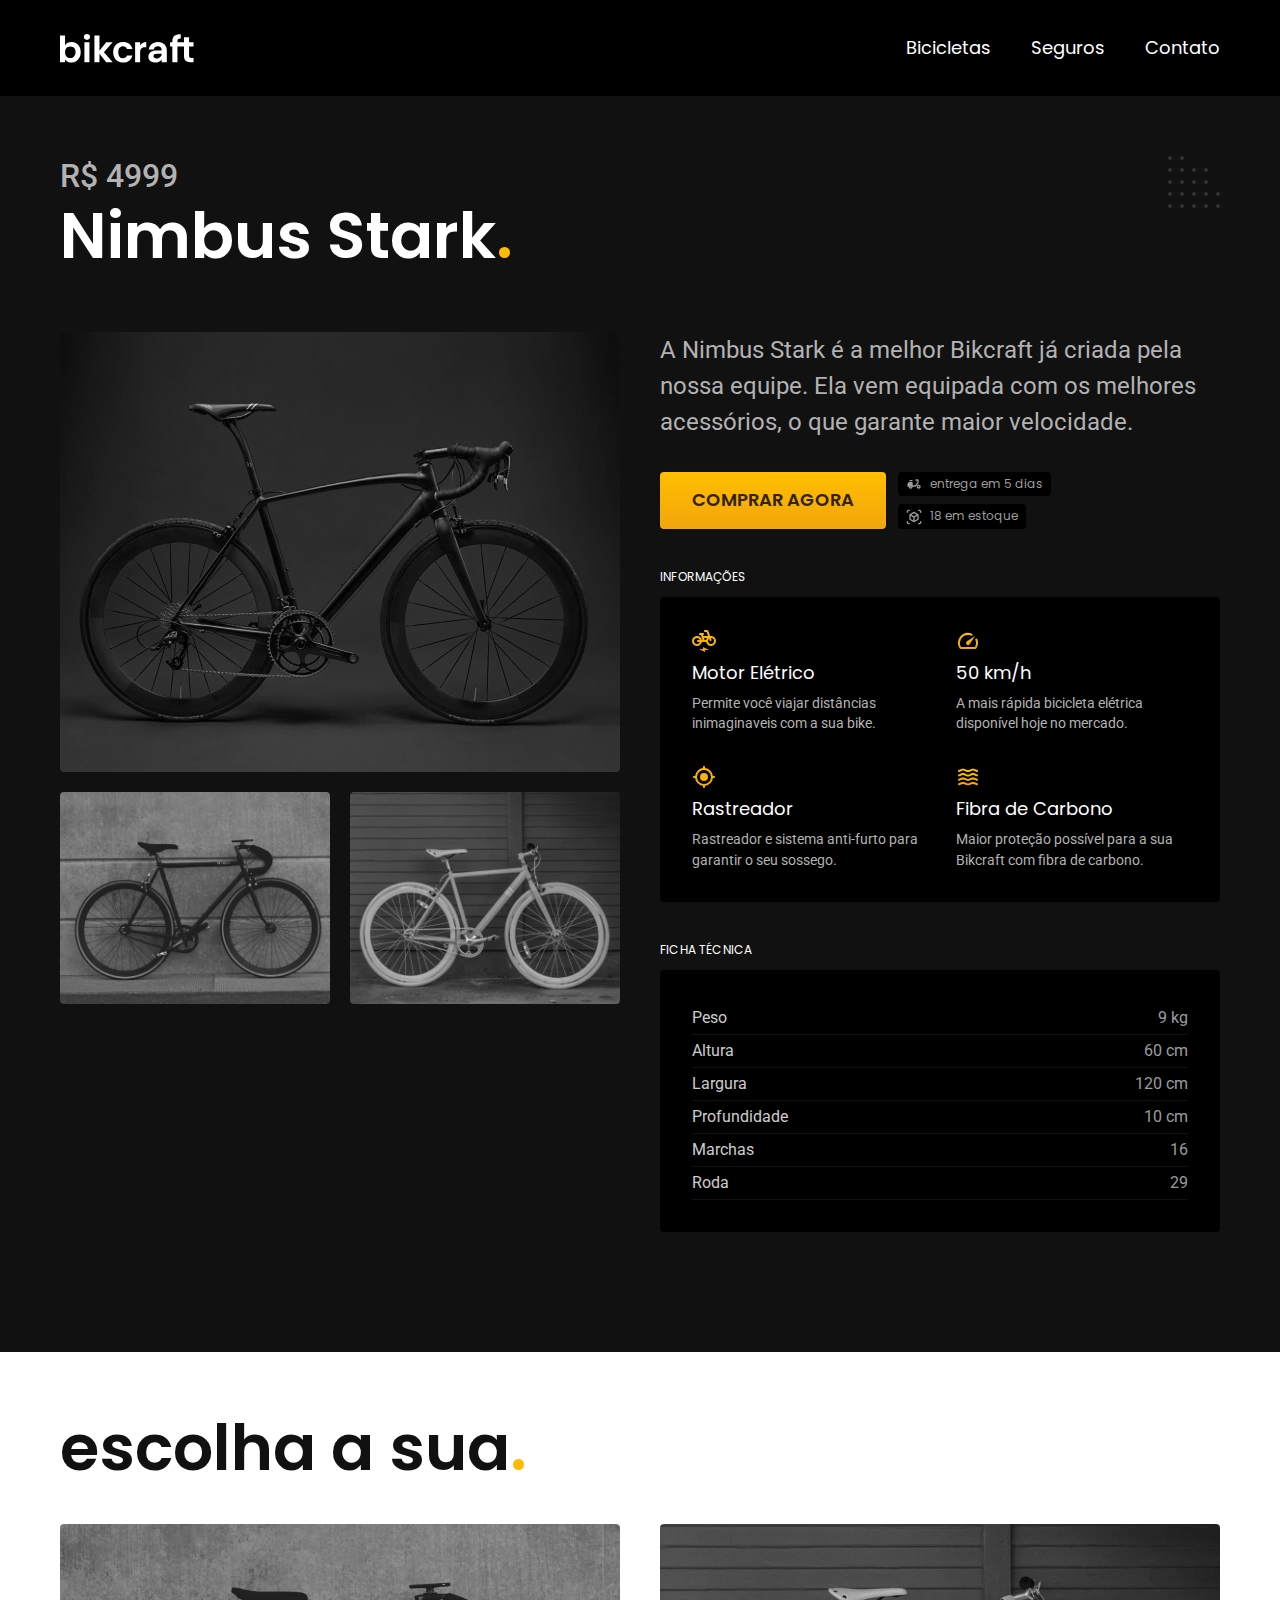
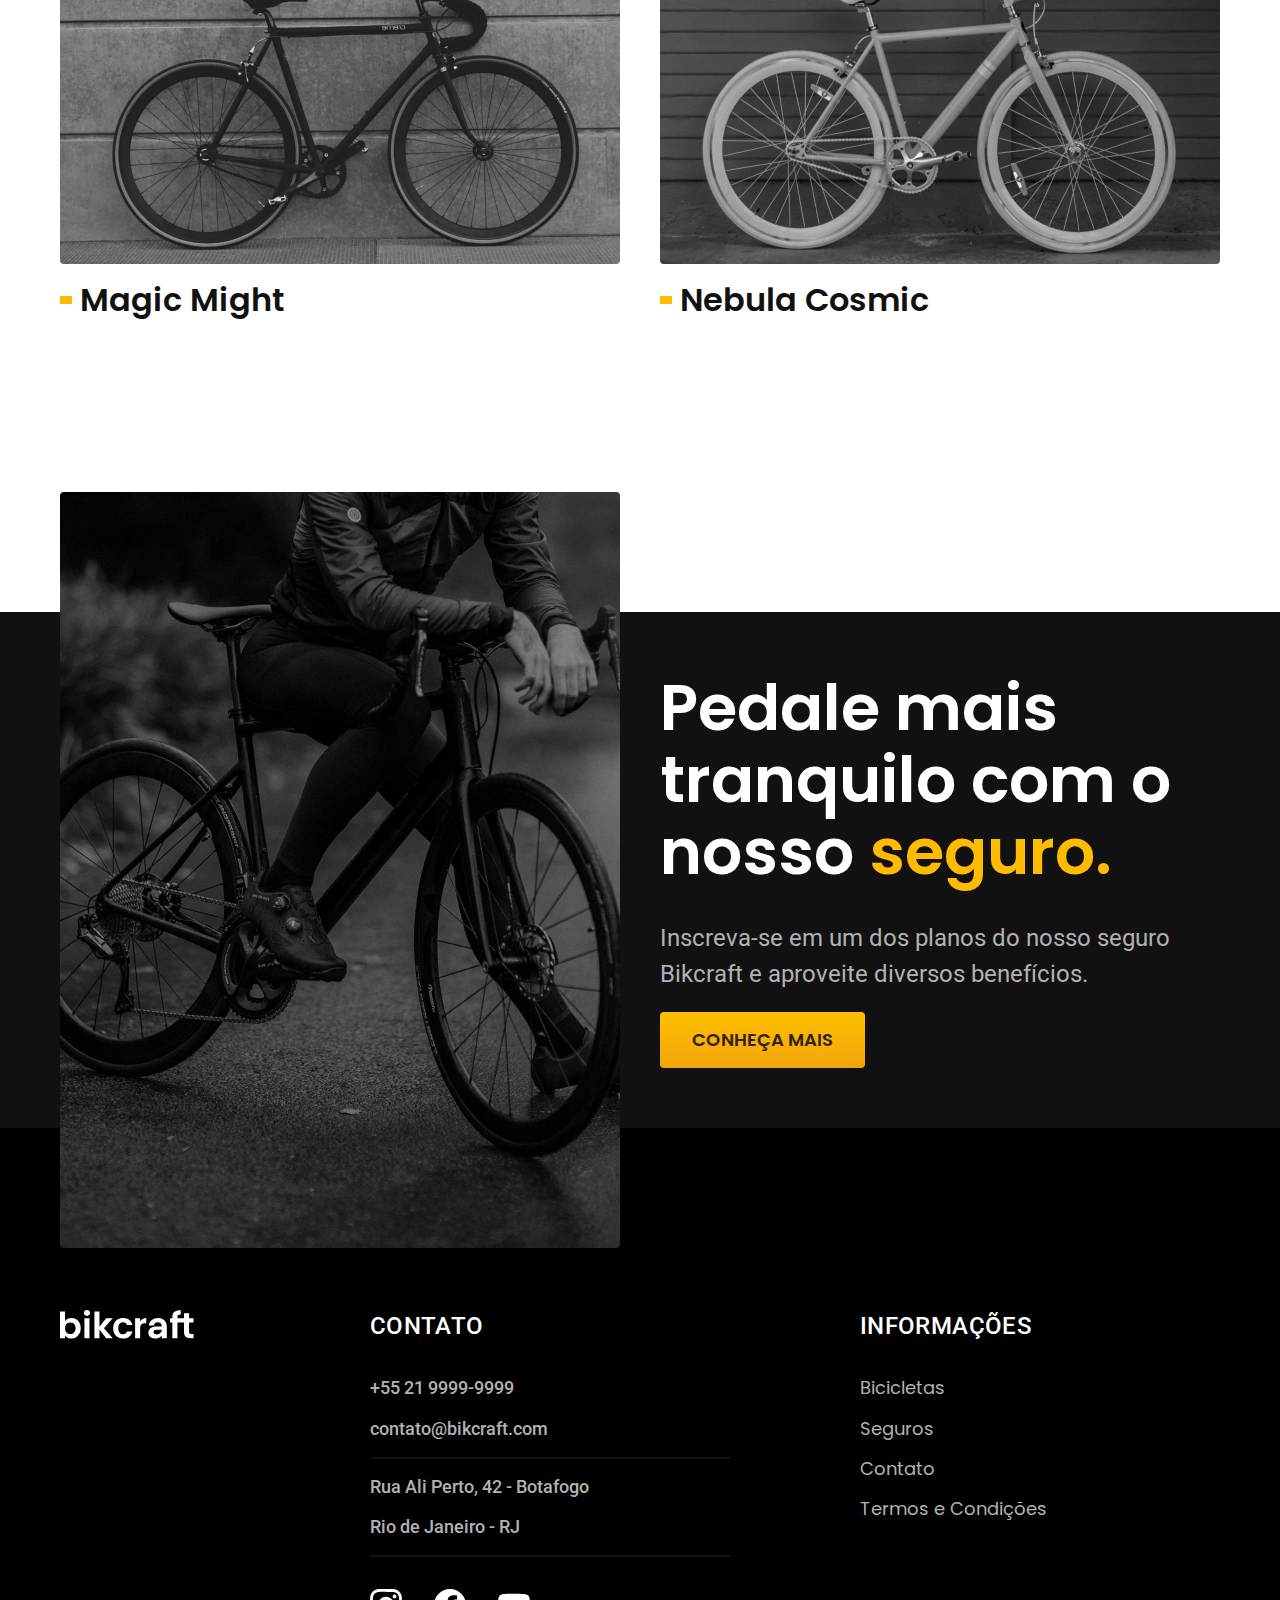
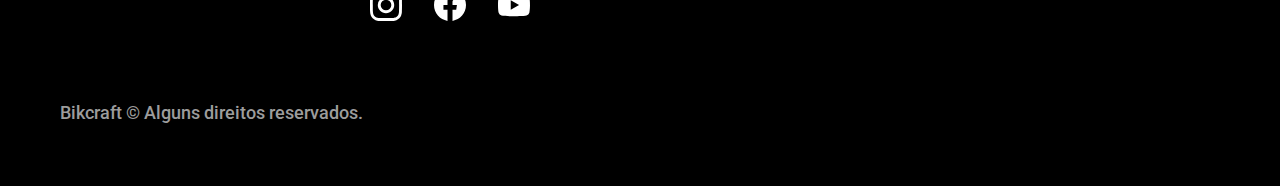
<file: bicicletas/nimbus.html>
<!DOCTYPE html>
<html lang="pt-br">

<head>
  <meta charset="UTF-8">
  <meta name="viewport" content="width=device-width, initial-scale=1.0">

  <title>Nimbus | Bikcraft</title>
  <meta name="description" content="Nimbus.">
  <link rel="icon" href="../favicon.svg" type="image/svg+xml">

  <link rel="preconnect" href="https://fonts.googleapis.com">
  <link rel="preconnect" href="https://fonts.gstatic.com" crossorigin>
  <link href="https://fonts.googleapis.com/css2?family=Merriweather:ital,wght@1,900&family=Poppins:wght@400;600&family=Roboto:wght@400;500&display=swap" rel="stylesheet">

  <link rel="preload" href="../css/style.min.css
" as="style">
  <link rel="stylesheet" href="../css/style.min.css
">
  <script>document.documentElement.classList.add("js");</script>
</head>

<body id="bicicleta">
  <header class="header-bg">
    <div class="header container">
      <a href="../">
        <img src="../img/bikcraft.svg" alt="Bikcraft">
      </a>

      <nav aria-label="primaria">
        <ul class="header-menu font-1-m cor-0">
          <li><a href="../bicicletas.html">Bicicletas</a></li>
          <li><a href="../seguros.html">Seguros</a></li>
          <li><a href="../contato.html">Contato</a></li>
        </ul>
      </nav>
    </div>
  </header>

  <main class="titulo-bg">
    <div>
      <div class="titulo container">
        <p class="font-2-xl cor-5">R$ 4999</p>
        <h1 class="font-1-xxl cor-0">Nimbus Stark<span class="cor-p1">.</span></h1>
      </div>
    </div>
    <div class="bicicleta container">
      <div class="bicicleta-imagens">
        <img src="../img/bicicleta/nimbus1.jpg" alt="Bicicleta 1">
        <img src="../img/bicicleta/nimbus2.jpg" alt="Bicicleta 2">
        <img src="../img/bicicleta/nimbus3.jpg" alt="Bicicleta 3">
      </div>
      <div class="bicicleta-conteudo">
        <p class="font-2-l cor-5">A Nimbus Stark é a melhor Bikcraft já criada pela nossa equipe. Ela vem equipada com os melhores acessórios, o que garante maior velocidade.</p>
        <div class="bicicleta-comprar">
          <a class="botao" href="../orcamento.html?tipo=bikcraft&produto=nimbus">Comprar Agora</a>
          <span class="font-1-xs cor-6"><img src="../img/icones/entrega.svg" alt=""> entrega em 5 dias</span>
          <span class="font-1-xs cor-6"><img src="../img/icones/estoque.svg" alt=""> 18 em estoque</span>
        </div>

        <h2 class="font-1-xs cor-0">Informações</h2>
        <ul class="bicicleta-informacoes">
          <li>
            <img src="../img/icones/eletrica.svg" alt="">
            <h3 class="font-1-m cor-0">Motor Elétrico</h3>
            <p class="font-2-xs cor-5">Permite você viajar distâncias inimaginaveis com a sua bike.</p>
          </li>
          <li>
            <img src="../img/icones/velocidade.svg" alt="">
            <h3 class="font-1-m cor-0">50 km/h</h3>
            <p class="font-2-xs cor-5">A mais rápida bicicleta elétrica disponível hoje no mercado.</p>
          </li>
          <li>
            <img src="../img/icones/rastreador.svg" alt="">
            <h3 class="font-1-m cor-0">Rastreador</h3>
            <p class="font-2-xs cor-5">Rastreador e sistema anti-furto para garantir o seu sossego.</p>
          </li>
          <li>
            <img src="../img/icones/carbono.svg" alt="">
            <h3 class="font-1-m cor-0">Fibra de Carbono</h3>
            <p class="font-2-xs cor-5">Maior proteção possível para a sua Bikcraft com fibra de carbono.</p>
          </li>
        </ul>
        <h2 class="font-1-xs cor-0">Ficha Técnica</h2>
        <ul class="bicicleta-ficha font-2-s cor-4">
          <li>Peso <span>9 kg</span></li>
          <li>Altura <span>60 cm</span></li>
          <li>Largura <span>120 cm</span></li>
          <li>Profundidade <span>10 cm</span></li>
          <li>Marchas <span>16</span></li>
          <li>Roda <span>29</span></li>
        </ul>
      </div>
    </div>
  </main>

  <article class="bicicletas-lista container">
    <h2 class="font-1-xxl">escolha a sua<span class="cor-p1">.</span></h2>

    <ul>
      <li>
        <a href="./magic.html">
          <img src="../img/bicicletas/magic.jpg" alt="Bicicleta preta">
          <h3 class="font-1-xl">Magic Might</h3>
          <span class="font-2-m cor-8">R$ 2499</span>
        </a>
      </li>
      <li>
        <a href="./nebula.html">
          <img src="../img/bicicletas/nebula.jpg" alt="Bicicleta preta">
          <h3 class="font-1-xl">Nebula Cosmic</h3>
          <span class="font-2-m cor-8">R$ 3999</span>
        </a>
      </li>
    </ul>
  </article>

  <article class="seguro-bg">
    <div class="seguro container">
      <div class="seguro-imagem">
        <img src="../img/fotos/seguros.jpg" alt="Pessoa parada em cima de uma bicicleta.">
      </div>
      <div class="seguro-conteudo">
        <h2 class="font-1-xxl cor-0">Pedale mais tranquilo com o nosso <span class="cor-p1">seguro.</span></h2>
        <p class="font-2-l cor-5">Inscreva-se em um dos planos do nosso seguro Bikcraft e aproveite diversos benefícios.</p>
        <a class="botao" href="../seguros.html">Conheça Mais</a>
      </div>
    </div>
  </article>

  <footer class="footer-bg">
    <div class="footer container">
      <img src="../img/bikcraft.svg" alt="Bikcraft">
      <div class="footer-contato">
        <h3 class="font-2-l-b cor-0">Contato</h3>
        <ul class="font-2-m cor-5">
          <li><a href="tel:+552199999999">+55 21 9999-9999</a></li>
          <li><a href="mailto:contato@bikcraft.com">contato@bikcraft.com</a></li>
          <li>Rua Ali Perto, 42 - Botafogo</li>
          <li>Rio de Janeiro - RJ</li>
        </ul>
        <div class="footer-redes">
          <a href="../">
            <img src="../img/redes/instagram.svg" alt="Instagram">
          </a>
          <a href="../">
            <img src="../img/redes/facebook.svg" alt="Facebook">
          </a>
          <a href="../">
            <img src="../img/redes/youtube.svg" alt="Youtube">
          </a>
        </div>
      </div>
      <div class="footer-informacoes">
        <h3 class="font-2-l-b cor-0">Informações</h3>
        <nav>
          <ul class="font-1-m cor-5">
            <li><a href="../bicicletas.html">Bicicletas</a></li>
            <li><a href="../seguros.html">Seguros</a></li>
            <li><a href="../contato.html">Contato</a></li>
            <li><a href="../termos.html">Termos e Condições</a></li>
          </ul>
        </nav>
      </div>
      <p class="footer-copy font-2-m cor-6">Bikcraft © Alguns direitos reservados.</p>
    </div>
  </footer>
  <script src="../js/script.js"></script>
</body>

</html>
</file>
<file: css/style.css>
@import"./global/global.css";
@import"./global/header.css";
@import"./global/home/introducao.css"; 
@import"./global/utilidades/componentes.css";
@import"./global/utilidades/tipografia.css";
@import"./global/utilidades/cores.css";
@import"./bicicletas/bicicletas-lista.css";
@import"./global/home/tecnologia.css";
@import"./global/home/parceiros.css";
@import"./global/home/depoimento.css";
@import"./seguros/seguros.css";
@import"./global/footer.css";
@import"./bicicletas/bicicletas.css";
@import"./seguros/vantagens.css";
@import"./seguros/perguntas.css";
@import"./bicicleta/bicicleta.css";
@import"./bicicleta/seguro.css";
@import"./contato/contato.css";
@import"./contato/lojas.css";
@import"./global/utilidades/formulario.css";
</file>
<file: css/style.min.css>
body{margin:0;font-family:Arial,Helvetica,sans-serif;color:#111}blockquote,h1,h2,h3,h4,h5,h6,p,ul{margin:0}ul{padding:0;list-style:none}a{text-decoration:none;color:inherit}img{max-width:100%;height:auto;display:block}img[src$=".jpg"]{border-radius:4px}.header-bg{background-color:var(--cor-12)}.header{display:flex;flex-wrap:wrap;gap:20px;justify-content:space-between;align-items:center;padding-top:20px;padding-bottom:20px}.header-menu{display:flex;flex-wrap:wrap;gap:40px}.header-menu a{display:inline-block;padding:16px 0;position:relative}.header-menu a:after{content:"";display:block;height:2px;width:0;background:var(--cor-0);margin-top:4px;transition:.3s;position:absolute}.header-menu a.ativo::after,.header-menu a:hover::after{width:100%}@media (max-width:800px){.header-menu{gap:20px}.header-menu a{background:var(--cor-11);padding:12px 16px;border-radius:4px}.header-menu a:hover{background-color:var(--cor-10)}.header a:after{display:none}}@media (max-width:600px){.header-menu{gap:12px}.header-menu a{padding:8px 12px;font-size:14px}}.introducao-bg{background:var(--cor-12) url('/img/dec/bottom-left.svg') no-repeat bottom 160px left 20px;box-shadow:inset 0 -120px var(--cor-0)}.introducao{display:grid;grid-template-columns:1fr 1fr;gap:0 40px}.introducao-conteudo{align-self:end;padding-bottom:200px}.introducao img{height:100%;object-fit:cover;border-radius:4px}.introducao p{margin-bottom:20px}@media (max-width:800px){.introducao.bg{background:var(--cor-11);padding-top:40px;box-shadow:inset 0 -60px #fff}.introducao{grid-template-columns:1fr;gap:32px}.introducao-conteudo{padding-bottom:0}.introducao h1{margin-bottom:16px}.introducao img{height:300px;width:100%}}.container{box-sizing:border-box;max-width:1200px;padding-left:20px;padding-right:20px;margin-left:auto;margin-right:auto}.botao{display:inline-block;padding:16px 32px;background:linear-gradient(#ffbf00,#f2a50c);border-radius:4px;box-shadow:0 1px 2px rgba(0,0,0,.1);text-transform:uppercase;color:var(--cor-p5);font:600 1.125rem/1.35 Poppins,sans-serif;max-width:max-content;border:none;cursor:pointer}.botao:hover{background:linear-gradient(#ffb60d,#e59317)}.botao.secundario{background:var(--cor-10);color:var(--cor-2)}.botao.secundario:hover{background:var(--cor-9)}.botao.seta{display:flex;align-items:center}.botao.seta::after{content:"";display:inline-block;width:18px;height:10px;margin-left:12px;background:url("img/icones/seta.svg");transition:transform .2s}.botao.seta:hover::after{transform:translateX(4px)}@media (max-width:600px){.botao{padding:12px 16px;font-size:1rem}}.link{display:inline-block;color:var(--cor-p1);font:500 1.5rem/1.5 Poppins,sans-serif;text-transform:uppercase}.link::after{content:"";display:block;width:100%;height:4px;background-color:currentColor}.link:hover{color:var(--cor-0)}.titulo-bg{padding-top:60px;padding-bottom:60px;background-color:var(--cor-11)}.titulo{background:url(/img/dec/top-right.svg) no-repeat top right 20px}.titulo p{margin-bottom:4px}@media (max-width:800px){.titulo-bg{padding-top:40px;padding-bottom:40px}.titulo p{font-size:1rem;text-transform:lowercase;font-weight:400}}.font-1-xs{font:400 0.75rem/1.35 Poppins,sans-serif}.font-2-xs{font:400 0.875rem/1.43 Roboto,sans-serif}.font-1-s{font:400 1rem/1.5 Poppins,sans-serif}.font-2-s{font:400 1rem/1.5 Roboto,sans-serif}.font-1-m,.font-1-m-b{font:400 1.125rem/1.35 Poppins,sans-serif}.font-1-m-b{font-weight:600}.font-2-m{font:500 1.125rem/1.35 Roboto,sans-serif}.font-1-l{font:400 1.5rem/1.5 Poppins,sans-serif}.font-2-l,.font-2-l-b{font:400 1.5rem/1.5 Roboto,sans-serif}.font-2-l-b{font-weight:500;letter-spacing:.015em;text-transform:uppercase}.font-1-xl{font:600 2rem/1.25 Poppins,sans-serif}.font-2-xl{font:500 2rem/1.25 Roboto,sans-serif}.font-1-xxl{font:600 4rem/1.125 Poppins,sans-serif}@media (max-width:1200px){.font-1-xxl{font-size:3rem}.font-2-l .font-2-l-b{font-size:1.125rem}}@media (max-width:800px){.font-1-xxl{font-size:2rem}.font-1-xl,.font-2-xl{font-size:1.5rem}}:root{--cor-0:#ffffff;--cor-1:#f7f7f7;--cor-2:#ededed;--cor-3:#dedede;--cor-4:#cccccc;--cor-5:#b2b2b2;--cor-6:#9c9c9c;--cor-7:#717171;--cor-8:#595959;--cor-9:#404040;--cor-10:#2e2e2e;--cor-11:#111111;--cor-12:#000000;--cor-p1:#ffbb00;--cor-p2:#e4a30b;--cor-p3:#a66f00;--cor-p4:#664400;--cor-p5:#332200}.cor-0{color:var(--cor-0)}.cor-1{color:var(--cor-1)}.cor-2{color:var(--cor-2)}.cor-3{color:var(--cor-3)}.cor-4{color:var(--cor-4)}.cor-5{color:var(--cor-5)}.cor-6{color:var(--cor-6)}.cor-7{color:var(--cor-7)}.cor-8{color:var(--cor-0)}.cor-9{color:var(--cor-9)}.cor-10{color:var(--cor-10)}.cor-11{color:var(--cor-11)}.cor-12{color:var(--cor-12)}.cor-p1{color:var(--cor-p1)}.cor-p2{color:var(--cor-p2)}.cor-p3{color:var(--cor-p3)}.cor-p4{color:var(--cor-p4)}.cor-p5{color:var(--cor-p5)}.bicicletas-lista{padding-top:60px;padding-bottom:120px}.bicicletas-lista h2{margin-bottom:40px}.bicicletas-lista ul{display:flex;gap:40px;padding:0 20px 20px 20px;max-width:1400px;margin-left:auto;margin-right:auto;overflow-x:auto}#bicicleta .bicicletas-lista ul{padding:0 0 20px 0}.bicicletas-lista li{flex:1;min-width:280px}.bicicletas-lista a{display:block}.bicicletas-lista img{margin-bottom:16px}.bicicletas-lista h3{margin-bottom:8px;display:flex;align-items:center}.bicicletas-lista h3::before{content:"";display:inline-block;height:8px;width:12px;margin-right:8px;background-color:var(--cor-p1);transition:width .2s}.bicicletas-lista a:hover h3::before{width:24px}.bicicletas-lista li span{padding-left:20px}@media (max-width:800px){.bicicletas-lista{padding-bottom:60px}.bicicletas-lista ul{gap:20px}}.tecnologia-bg{background-color:var(--cor-11);box-shadow:inset 0 80px var(--cor-0),inset 0 -80px var(--cor-0)}.tecnologia{display:grid;grid-template-columns:1fr 1fr;gap:40px}.tecnologia-imagem img{width:100%;height:100%;object-fit:cover;object-position:left}.tecnologia-conteudo{padding-top:160px;padding-bottom:160px}.tecnologia-conteudo>span{display:block;margin-bottom:20px}.tecnologia-conteudo h2{margin-bottom:32px}.tecnologia-conteudo>p{margin-bottom:20px}.tecnologia a{margin-bottom:80px}.tecnologia-vantagens{display:flex;gap:40px}.tecnologia-vantagens h3{margin-bottom:8px;width:max-content}.tecnologia-vantagens img{width:24px;margin-bottom:8px}@media (max-width:800px){.tecnologia-bg{box-shadow:initial}.tecnologia{grid-template-columns:1fr}.tecnologia-conteudo{padding-top:60px;padding-bottom:60px}.tecnologia-imagem{display:none}.tecnologia a{margin-bottom:60px}}@media (max-width:600px){.tecnologia-vantagens{flex-direction:column}}.parceiros{padding-top:60px;padding-bottom:120px}.parceiros h2{margin-bottom:60px}.parceiros ul{padding:0 20px;max-width:1400px;display:grid;grid-template-columns:repeat(4,1fr);margin:0 auto}.parceiros li{display:flex;padding:32px;border-left:2px solid var(--cor-2)}.parceiros img{margin:auto}.parceiros li:first-child,.parceiros li:nth-child(5){border-left:none}.parceiros li:nth-child(n+5){border-top:2px solid var(--cor-2)}@media (max-width:800px){.parceiros{padding-bottom:60px}.parceiros li{display:flex;padding:32px;padding:20px}.parceiros h2{margin-bottom:20px}.parceiros ul{grid-template-columns:repeat(2,1fr)}.parceiros li:nth-child(n+3){border-top:2px solid var(--cor-2)}.parceiros li:nth-child(odd){border-left:none}}.depoimento{display:grid;grid-template-columns:1fr 1fr;background-color:var(--cor-p1);overflow:hidden}.depoimento img{width:100%;height:100%;object-fit:cover;border-radius:0}.depoimento-conteudo{padding:40px 40px 80px 80px;align-self:end;background:url(/img/dec/bottom-right-p.svg) no-repeat bottom 40px right 40px}.depoimento-conteudo p{max-width:32ch;font-family:Merriweather,serif;font-style:italic;font-weight:900;margin-bottom:32px;position:relative}.depoimento p::after,.depoimento p::before{font-size:5rem;color:var(--cor-p2);position:absolute}.depoimento p::before{content:"“";left:-50px;top:-20px}.depoimento p::after{content:"”"}@media (min-width:1200px){.depoimento img{max-height:520px}}@media (max-width:800px){.depoimento{grid-template-columns:1fr;text-align:center}.depoimento img{max-height:200px}.depoimento-conteudo{padding:40px 20px;margin:auto}}.seguros-bg{background:var(--cor-11)}.seguros{padding-top:60px;padding-bottom:60px;display:grid;grid-template-columns:1fr 1fr;gap:40px;align-items:center}#seguros .seguros{padding-top:0}.seguros h2{grid-column:1/-1}.seguros-item{background-color:var(--cor-12);padding:32px 32px 32px 60px;display:grid;grid-template-columns:1fr auto;border-radius:4px}.seguros-item h3{margin-bottom:40px}.seguros-item span{grid-column:2;display:block;text-align:right}.seguros-item ul{grid-column:1/-1;margin-bottom:32px}.seguros-item li{display:flex;align-items:center;position:relative}.seguros-item li+li{margin-top:20px}.seguros-item li::before{content:"";display:inline-block;width:13px;height:9px;background-image:url("../img/icones/lista.svg");position:absolute;left:-21px}.seguros-item a{grid-column:1/-1}@media (max-width:800px){.seguros{grid-template-columns:1fr}}.footer-bg{background-color:var(--cor-12)}.footer{display:grid;grid-template-columns:3fr 5fr 4fr;gap:40px;padding-top:60px;padding-bottom:60px}.footer h3{margin-bottom:32px}.footer-contato ul{margin-bottom:32px}.footer-contato li:nth-child(even):after{content:"";display:block;max-width:360px;height:2px;background:var(--cor-11);margin-top:16px}.footer li{margin-bottom:16px}.footer-redes{display:flex;gap:32px}.footer a:hover{color:var(--cor-0)}.footer-copy{grid-column:1/-1;margin-top:40px}@media (max-width:800px){.footer>img{display:none}.footer{grid-template-columns:1fr 1fr}}@media (max-width:600px){.footer{grid-template-columns:1fr;gap:60px}.footer-copy{margin-top:0}}.bicicletas-bg{background:linear-gradient(to right,var(--cor-0) 30%,var(--cor-11) 0)}.bicicletas{display:grid;grid-template-columns:1fr 1fr;gap:40px;padding-top:60px;padding-bottom:60px;background:url(/img/dec/top-right.svg) no-repeat top 40px right 20px}.bicicletas-imagem{display:grid}.bicicletas-imagem img{grid-area:1/1}.bicicletas-imagem span{grid-area:1/1;place-self:start end;margin-top:20px;background:var(--cor-12);display:inline-block;padding:8px 16px 8px 8px;border-radius:4px 0 0 4px}.bicicletas-conteudo{display:grid;grid-template-columns:1fr auto;align-content:start}.bicicletas h2,.bicicletas p{grid-column:1/-1}.bicicletas h2{margin-bottom:20px}.bicicletas h2::before{content:"";display:block;width:12px;height:8px;background-color:var(--cor-p1);margin-bottom:8px}.bicicletas p{margin-bottom:32px}.bicicletas a{place-self:end}.bicicletas li{display:flex;align-items:center}.bicicletas ul{display:grid;gap:16px}.bicicletas-conteudo img{width:24px;margin-right:8px}.botao.seta{display:flex;align-items:center}.botao.seta::after{content:"";display:inline-block;width:18px;height:10px;margin-left:12px;background:url("../img/icones/seta.svg");transition:transform .2s}@media (max-width:800px){.bicicletas-bg{background:var(--cor-11)}.bicicletas{grid-template-columns:1fr;gap:20px;padding-top:40px;padding-bottom:40px}}@media (max-width:600px){.bicicletas-conteudo{grid-template-columns:1fr}.bicicletas ul{font-size:1rem;grid-template-columns:1fr 1fr;margin-bottom:32px}.bicicletas a{place-self:start}}.vantagens-bg{background-color:var(--cor-12)}.vantagens{padding-top:120px;padding-bottom:120px}.vantagens h2{margin-bottom:60px}.vantagens ul{display:grid;grid-template-columns:repeat(auto-fit,minmax(280px,max-content));gap:40px 80px}.vantagens h3,.vantagens img{margin-bottom:8px}@media (max-width:800px){.vantagens{padding-top:60px;padding-bottom:60px}.vantagens h2{margin-bottom:40px}.vantagens ul{gap:20px}}.perguntas{padding-top:120px;padding-bottom:120px}.perguntas h2{margin-bottom:60px}.perguntas dl>div{padding:20px;border-radius:4px}.perguntas dl>div:nth-child(odd){background-color:var(--cor-1)}.perguntas button{display:grid;grid-template-columns:auto 1fr auto;align-items:center;gap:8px;cursor:pointer;border:none;background:0 0;width:100%;text-align:left}.perguntas button::before{content:"";display:inline-block;width:12px;height:8px;background-color:var(--cor-p1)}.perguntas button::after{content:"";display:inline-block;width:14px;height:6px;background:url("../img/icones/seta-abrir.svg");transition:.3s}.perguntas button:hover::after,.perguntas button[aria-expanded=true]::after{transform:rotate(180deg)}.js .perguntas dd{display:none}.js .perguntas dd.ativa{display:block}.perguntas dd{padding-left:20px;padding-top:16px;max-width:80ch}@media (max-width:800px){.perguntas{padding-top:60px;padding-bottom:60px}.perguntas h2{margin-bottom:40px}}.bicicleta{display:grid;grid-template-columns:1fr 1fr;align-items:start;gap:40px;padding-top:60px;padding-bottom:60px}#bicicleta .titulo p{text-transform:uppercase}.bicicleta-imagens{display:flex;flex-wrap:wrap;gap:20px}.bicicleta-imagens img{flex:1;min-width:200px}.bicicleta-imagens img:first-child{min-width:100%}.bicicleta-conteudo>p{margin-bottom:32px}.bicicleta-comprar{display:grid;grid-template-columns:max-content auto;align-items:center;justify-items:start;gap:8px 12px;margin-bottom:40px}.bicicleta-comprar a{grid-row:span 2}.bicicleta-comprar span{display:flex;align-items:center;background-color:var(--cor-12);gap:8px;padding:4px 8px;border-radius:4px}.bicicleta-conteudo h2{text-transform:uppercase;letter-spacing:.015em;margin-bottom:12px}.bicicleta-ficha,.bicicleta-informacoes{padding:32px;background-color:var(--cor-12);border-radius:4px}.bicicleta-informacoes{margin-bottom:40px;display:grid;grid-template-columns:1fr 1fr;gap:32px}.bicicleta-informacoes img{width:24px;margin-bottom:8px}.bicicleta-informacoes h3{margin-bottom:8px}.bicicleta-ficha li{padding:4px 0;display:flex;justify-content:space-between;border-bottom:1px solid var(--cor-11)}.bicicleta-ficha span{color:var(--cor-6)}@media (max-width:800px){.bicicleta{grid-template-columns:1fr;padding-top:40px;padding-bottom:40px}.bicicleta-imagens{grid-row:2}}@media (max-width:400px){.bicicleta-informacoes{grid-template-columns:1fr}.bicicleta-comprar{grid-template-columns:1fr}}.seguro-bg{background-color:var(--cor-11);box-shadow:inset 0 120px var(--cor-0),inset 0 -120px var(--cor-12)}.seguro{display:grid;grid-template-columns:1fr 1fr;gap:40px}.seguro-imagem img{width:100%;height:100%;object-fit:cover}.seguro-conteudo{padding-top:180px;padding-bottom:180px}.seguro h2{margin-bottom:32px}.seguro p{margin-bottom:20px}@media (max-width:800px){.seguro-bg{box-shadow:inset 0 -60px var(--cor-12)}.seguro{grid-template-columns:1fr}.seguro-conteudo{grid-row:1;padding-top:40px;padding-bottom:0}}#contato{background:linear-gradient(var(--cor-11) 600px,var(--cor-1) 0)}.contato{display:grid;grid-template-columns:5fr 7fr}.contato-dados,.contato-formulario{padding:60px;box-shadow:0 1px 2px rgba(0,0,0,.1)}.contato-dados{border-radius:5px 0 0 5px;background:var(--cor-12) url(/img/dec/bottom-left.svg) no-repeat bottom 20px left 20px}.contato-formulario{border-radius:0 5px 5px 0;background:var(--cor-0) url(/img/dec/bottom-right.svg) no-repeat bottom 20px right 20px}.contato-dados h2{margin-bottom:60px}.contato-endereco{margin-bottom:32px;padding-left:28px;background:url("../img/icones/local.svg") no-repeat 0 2px}.contato-endereco p{margin-bottom:8px}.contato-meios a{display:block;max-width:max-content;margin-bottom:8px;padding-left:28px}.contato-meios a:hover{color:var(--cor-0)}.contato-meios a:first-child{background:url("../img/icones/email.svg") no-repeat 0 2px}.contato-meios a:nth-child(2){margin-bottom:32px}.contato-meios a:nth-child(3){background:url("../img/icones/telefone.svg") no-repeat 0 2px;margin-bottom:60px}.contato-redes{display:flex;gap:32px;padding-left:28px}@media (max-width:800px){.contato{grid-template-columns:1fr}.contato-dados,.contato-formulario{padding:20px}.contato-dados{border-radius:5px 5px 0 0;background:var(--cor-12)}.contato-formulario{border-radius:0 0 5px 5px}.contato-dados h2,.contato-meios a:nth-child(3){margin-bottom:32px}.contato-redes{margin-bottom:12px}}.lojas{display:grid;grid-template-columns:1fr 1fr;gap:0 40px;padding-top:120px;padding-bottom:120px}.lojas h2{grid-column:1/-1;margin-bottom:60px}.lojas img{border-radius:4px 4px 0 0}.lojas-item{border-radius:4px;background:var(--cor-0);box-shadow:0 1px 2px rgba(0,0,0,.1)}.lojas-conteudo{display:grid;grid-template-columns:1fr 1fr;gap:32px 16px;padding:32px}.lojas-conteudo h3,.lojas-tempo{grid-column:1/-1}.lojas-dados{display:grid;gap:8px;border-left:2px solid var(--cor-2);padding-left:12px}.lojas-tempo{display:flex;align-items:center;gap:8px}@media (max-width:800px){.lojas{gap:20px;padding-top:60px;padding-bottom:60px}.lojas h2{margin-bottom:32px}.lojas-conteudo{grid-template-columns:1fr}}@media (max-width:600px){.lojas{grid-template-columns:1fr}}.form{display:grid;grid-template-columns:1fr 1fr;gap:20px}.form label{display:block;font:600 1rem/1.5 Poppins,sans-serif;margin-bottom:4px}.form .col-2{grid-column:span 2}.form input[type=email],.form input[type=text],.form textarea{font:400 1rem/1.5 Roboto,sans-serif;background:var(--cor-1);border:1px solid var(--cor-2);padding:12px;border-radius:4px;width:100%;box-sizing:border-box}.form input[type=email]:focus,.form input[type=text]:focus,.form textarea:focus{outline:0;border-color:var(--cor-p1);background:var(--cor-0);box-shadow:0 0 0 2px #fea}@media (max-width:600px){.form{grid-template-columns:1fr}.form .col-2{grid-column:1}}.termos{padding-top:80px;padding-bottom:80px}.termos h2{font-weight:600;margin-bottom:20px}.termos p+h2{margin-top:40px}.termos p{max-width:75ch;margin-bottom:24px}#orcamento{background:linear-gradient(var(--cor-11) 600px,var(--cor-1) 0)}.orcamento{display:grid;grid-template-columns:5fr 7fr;padding-bottom:120px}.orcamento h2{text-transform:uppercase;position:relative;display:flex;align-items:center}.orcamento h2::before{content:"";display:inline-block;width:4px;height:8px;background-color:var(--cor-p1);position:absolute;left:-12px}.orcamento-dados,.orcamento-produto{padding:60px;box-shadow:0 1px 2px rgba(0,0,0,.1)}.orcamento-produto{border-radius:5px 0 0 5px;display:grid;grid-template-columns:1fr 1fr;gap:20px;align-content:start;background:var(--cor-12) url(/img/dec/bottom-left.svg) no-repeat bottom 20px left 20px}.orcamento-produto>*{grid-column:1/-1}.orcamento-produto>label{grid-column:initial}.orcamento-produto label{font:400 1rem/1.5 Poppins,sans-serif;color:var(--cor-4);background-color:var(--cor-10);padding:12px 16px;border-radius:4px;cursor:pointer;display:grid;grid-template-columns:auto 1fr auto;align-items:center;border:1px solid var(--cor-10)}.orcamento-produto input:checked+label{background:var(--cor-0);color:var(--cor-11)}.orcamento-produto label::before{content:"";display:inline-block;box-sizing:border-box;width:12px;height:12px;border:1px solid var(--cor-6);border-radius:50%;margin-right:8px}.orcamento-produto input:checked+label::before{border-color:var(--cor-7);box-shadow:inset 0 0 0 3px var(--cor-0),inset 0 0 0 6px var(--cor-7)}.orcamento-produto label:hover{background-color:var(--cor-9);border-color:var(--cor-9)}.orcamento-produto input:focus+label{box-shadow:0 0 0 2px var(--cor-p1);border-color:var(--cor-12)}.orcamento-produto label span{display:none}.orcamento-produto input:checked+label span{display:inline-block}.orcamento-produto input{opacity:0;position:absolute;pointer-events:none}.orcamento-dados{border-radius:0 5px 5px 0;background:var(--cor-0) url(/img/dec/bottom-right.svg) no-repeat bottom 20px right 20px}.orcamento-conteudo{display:none}.orcamento-conteudo h2,.orcamento-dados h2:nth-of-type(n+2){margin-top:20px}#bikcraft:checked~#orcamento-bikcraft,#seguro:checked~#orcamento-seguro{display:grid;gap:20px}.orcamento-detalhes{display:none;background:var(--cor-0);padding:20px;grid-template-columns:1fr 1fr;border-radius:4px;align-items:center}.orcamento-detalhes li{display:flex;align-items:center;margin-bottom:8px}.orcamento-detalhes li img{width:16px;margin-right:8px}.orcamento-produto input:checked+label+.orcamento-detalhes{display:grid}@media (max-width:1200px){.orcamento-dados,.orcamento-produto{padding:32px}}@media (max-width:800px){.orcamento{grid-template-columns:1fr}.orcamento-produto{border-radius:5px 5px 0 0;background-color:var(--cor-12)}.orcamento-dados{border-radius:0 0 5px 5px}}@media (max-width:400px){.orcamento-produto{grid-template-columns:1fr}}.js .fadeInDown{transform:translate3d(0,-20px,0)}.js .fadeInUp{transform:translate3d(0,20px,0)}.js .fadeInRight{transform:translate3d(20px,0,0)}.js .fadeInLeft{transform:translate3d(-20px,0,0)}.js [data-anime]{opacity:0}.js .anime{opacity:1;transform:none;transition:transform .8s,opacity .8s}
</file>
